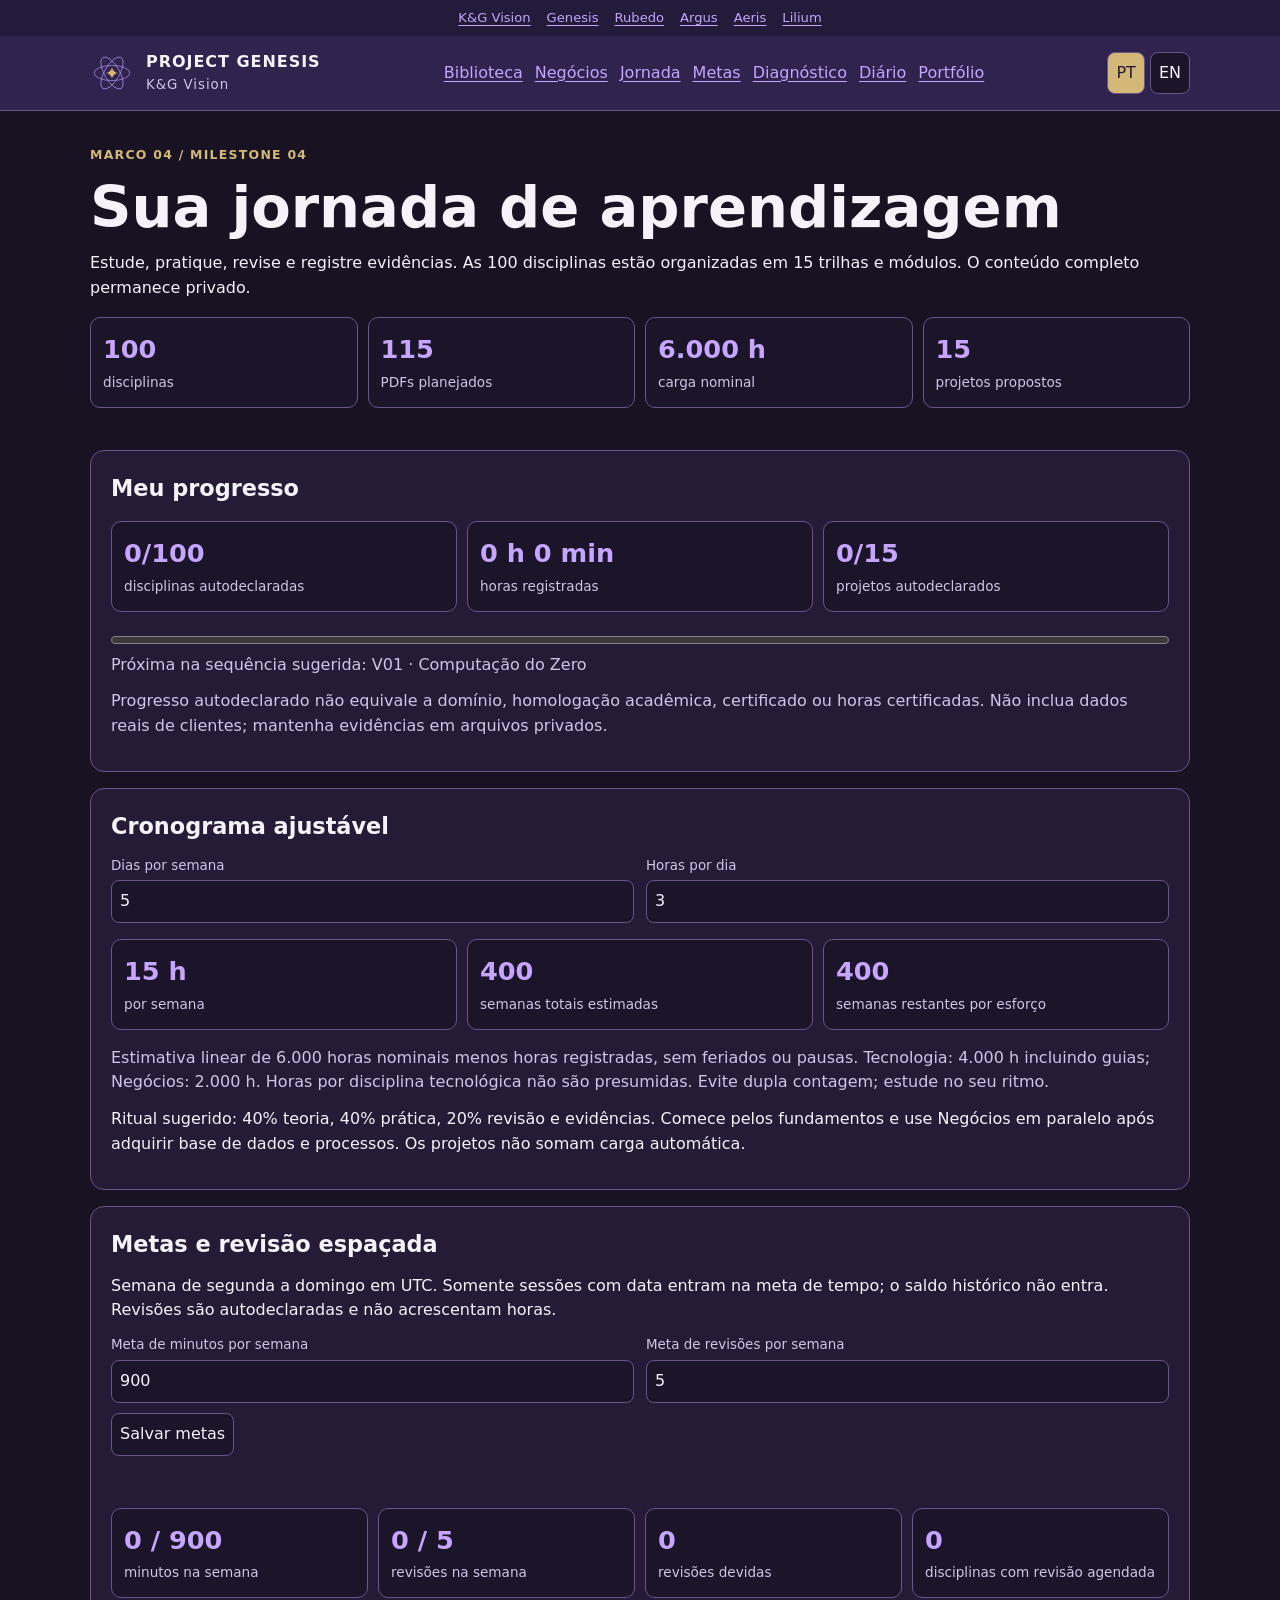
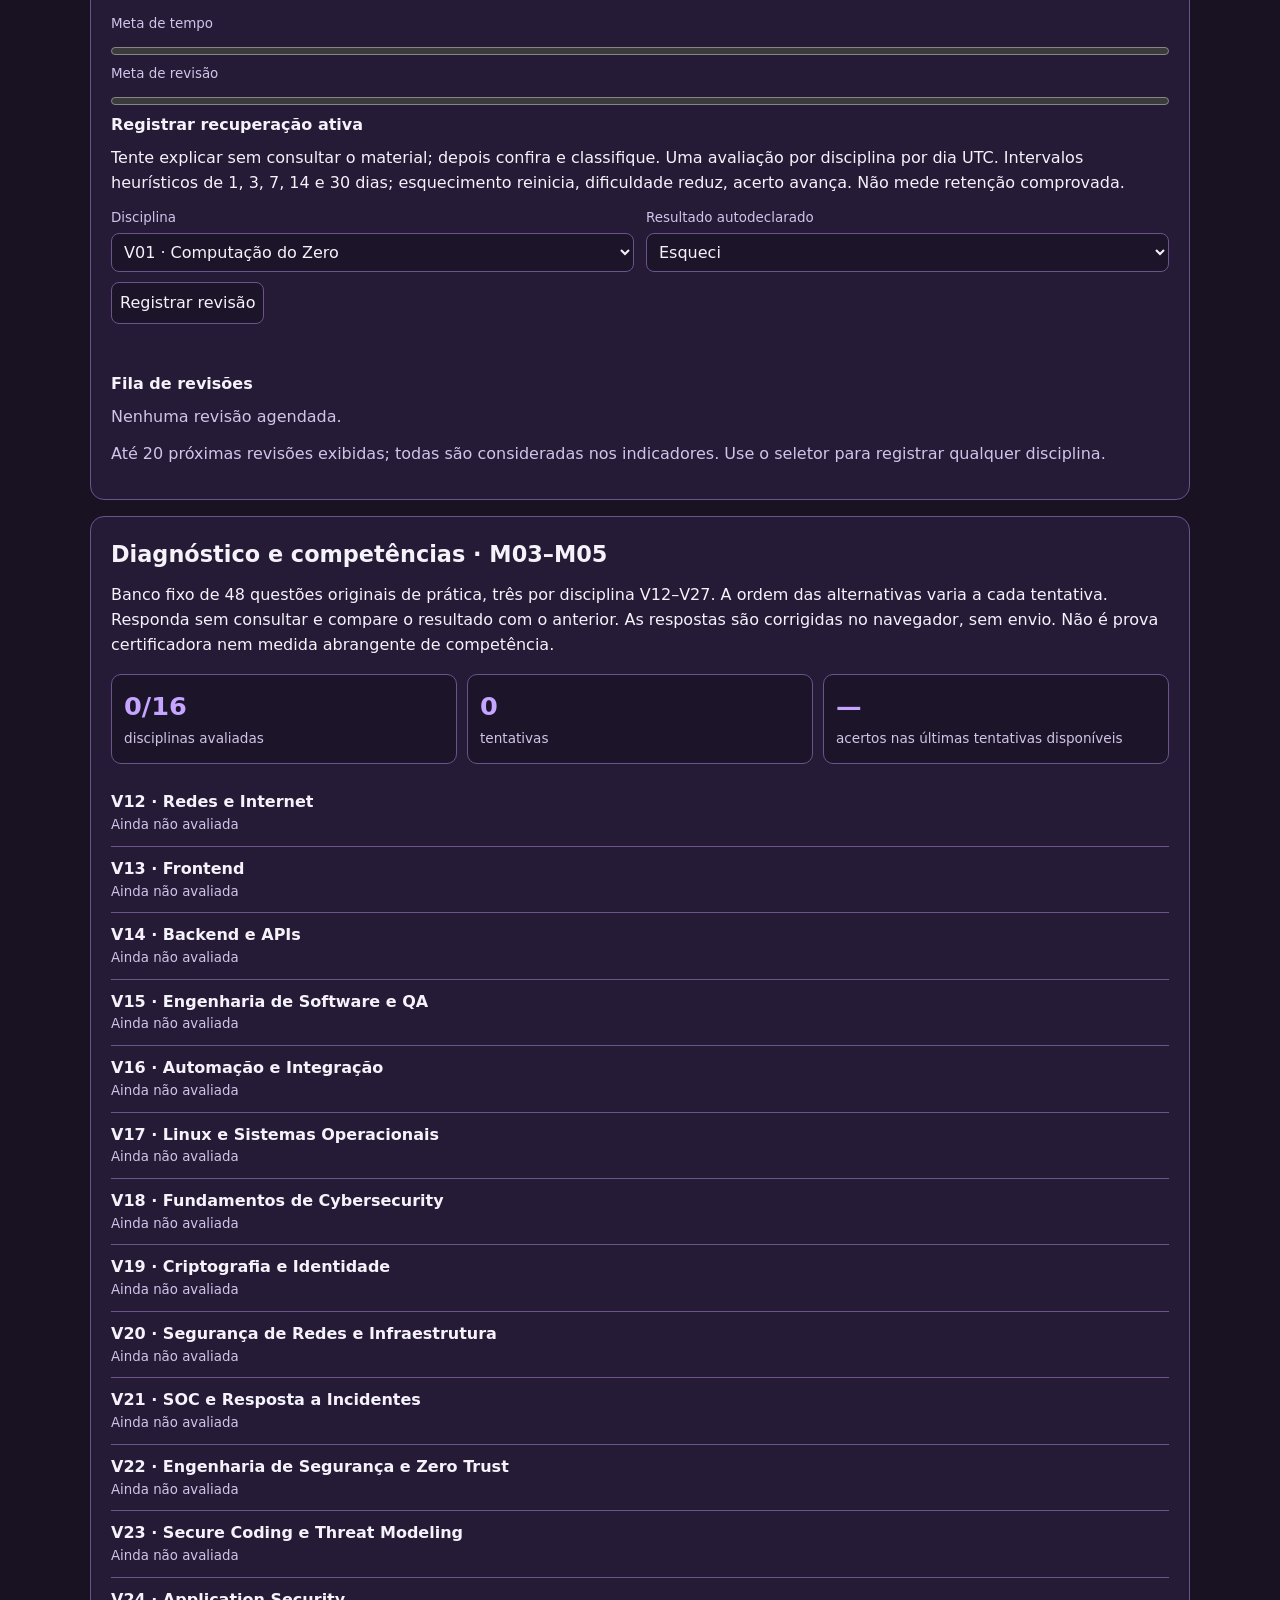
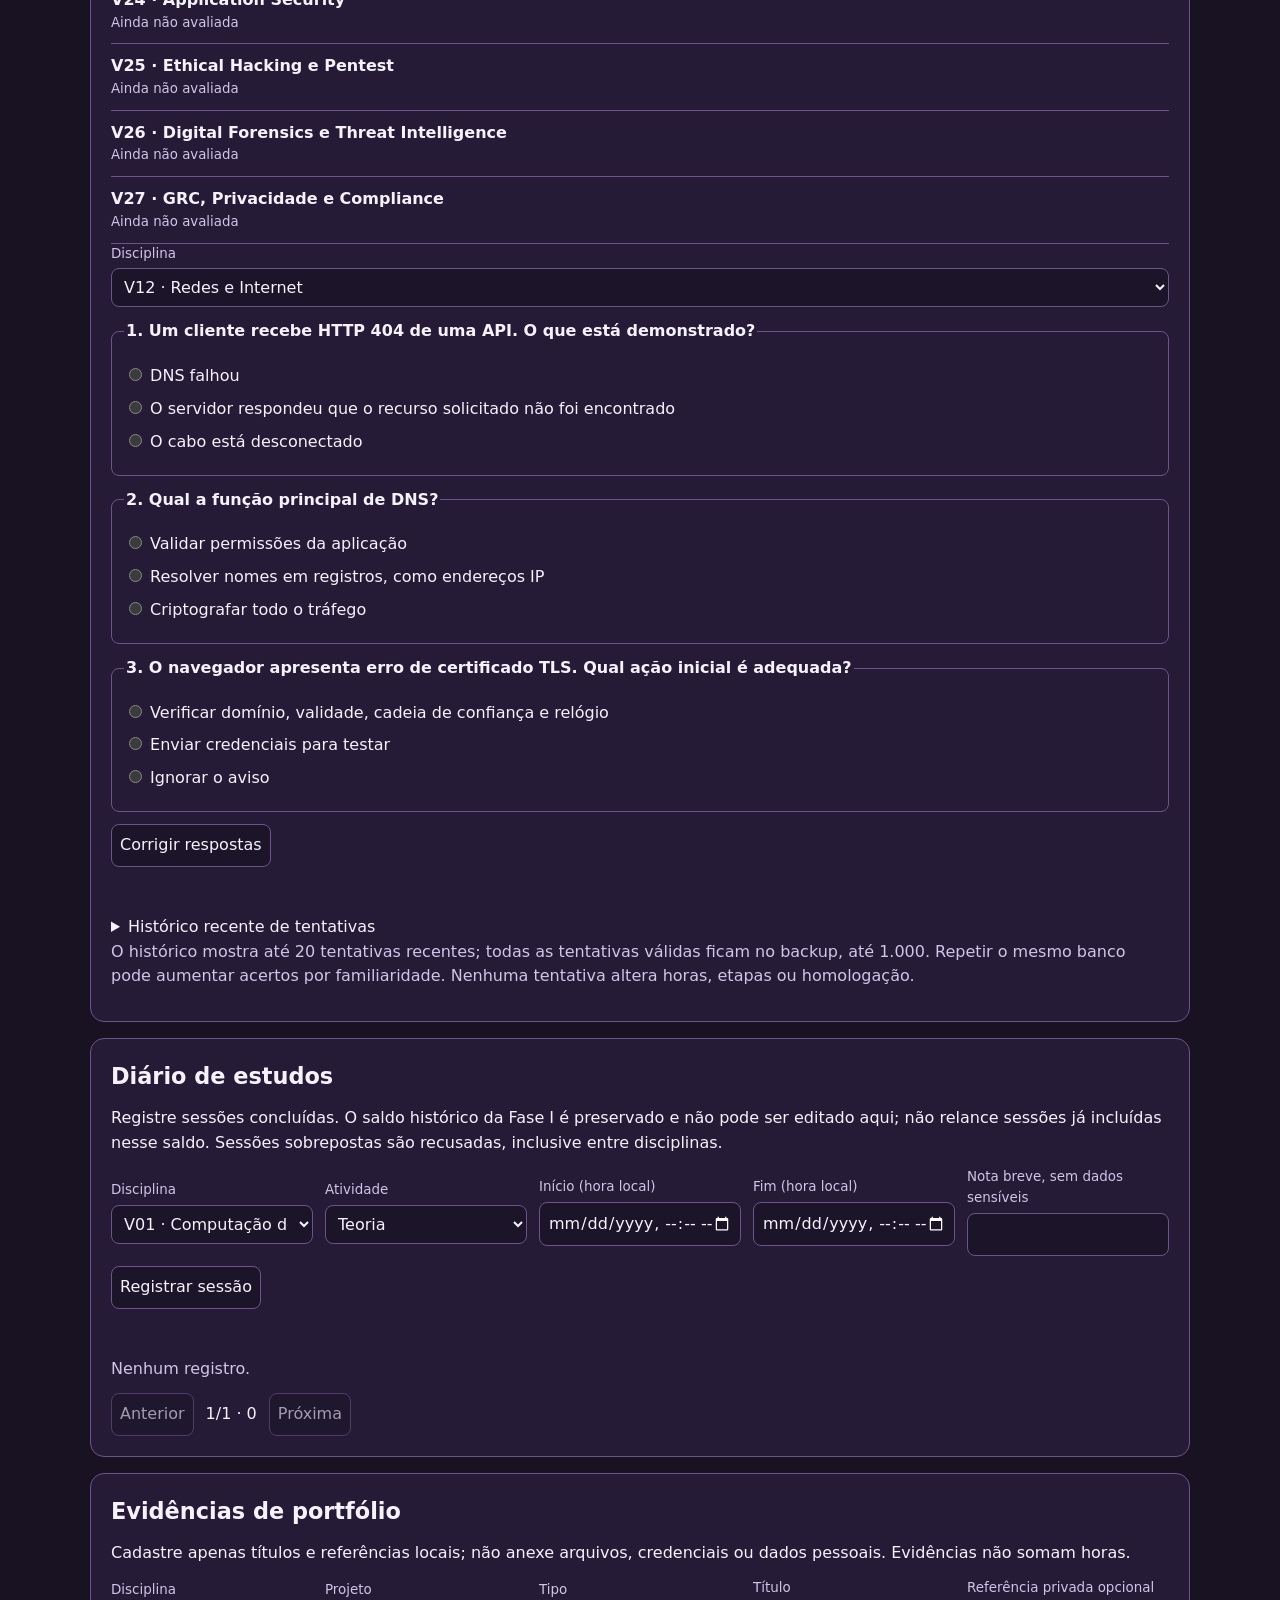
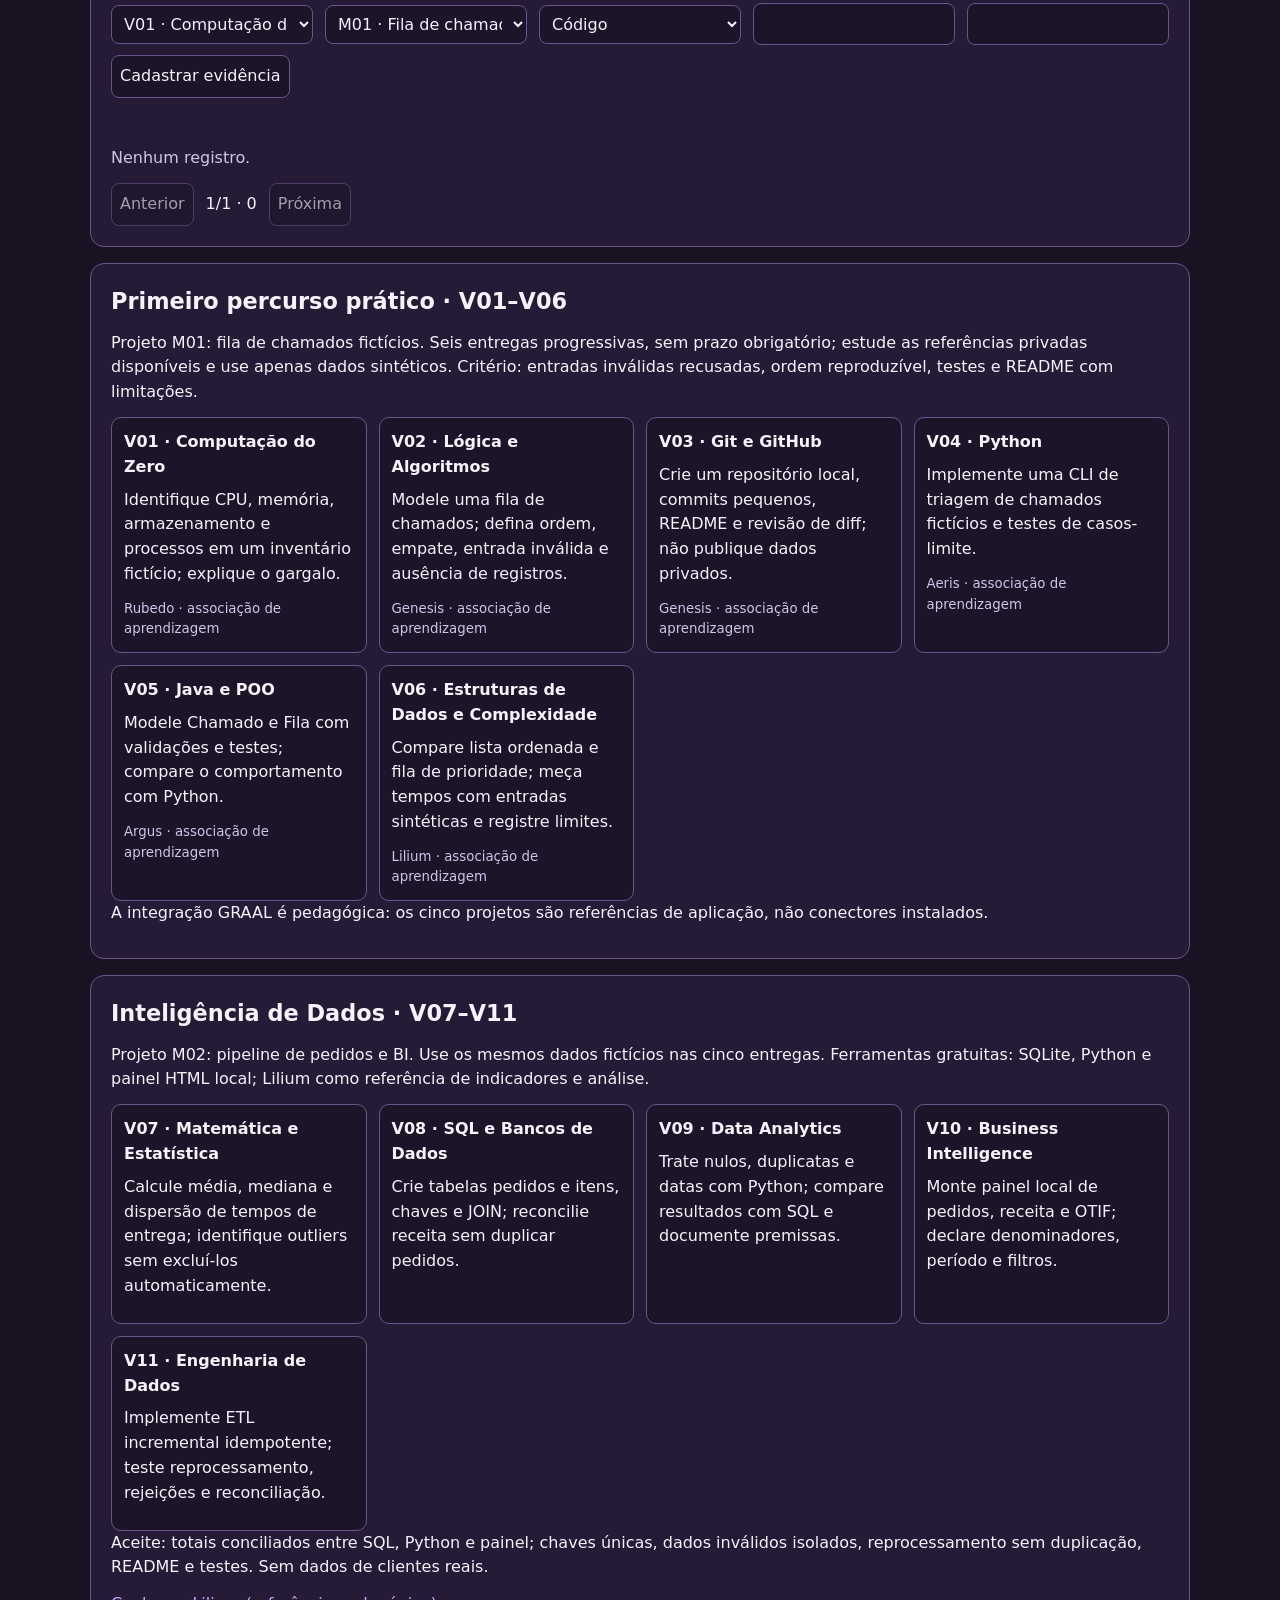
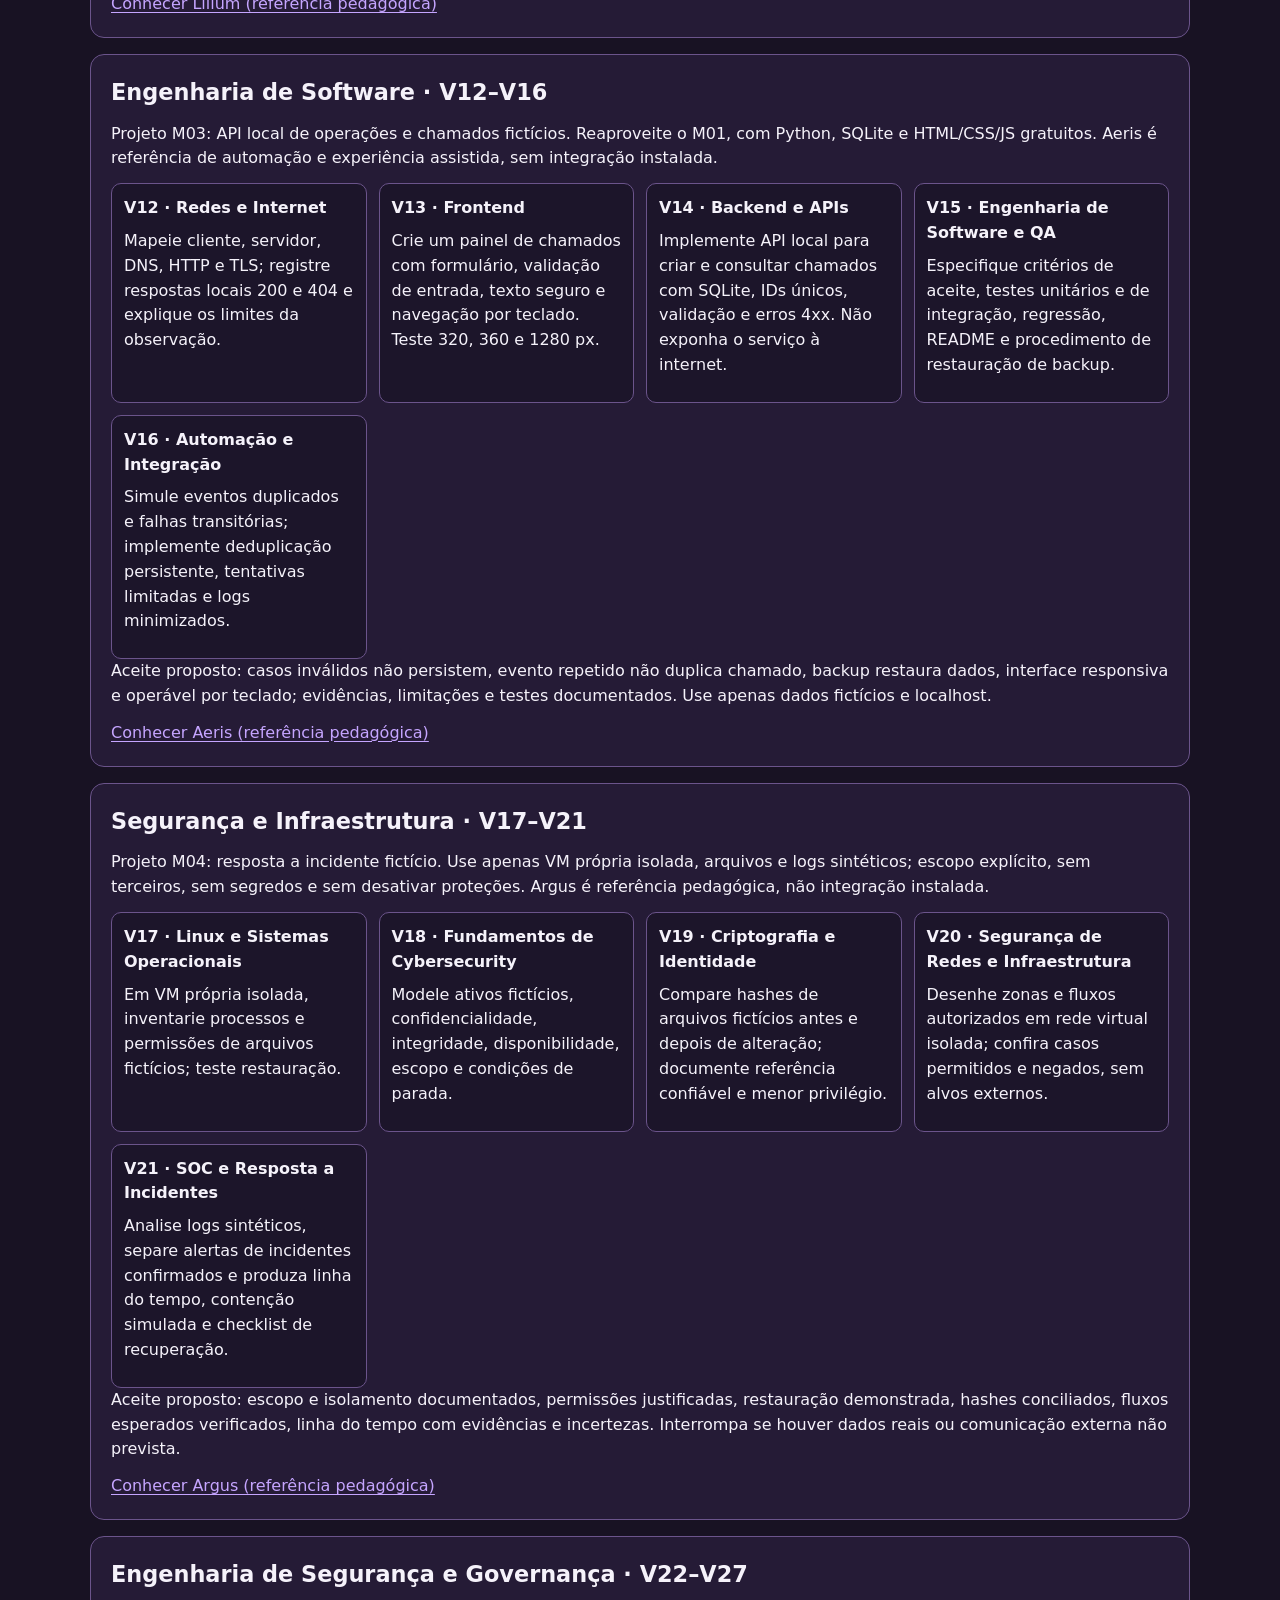
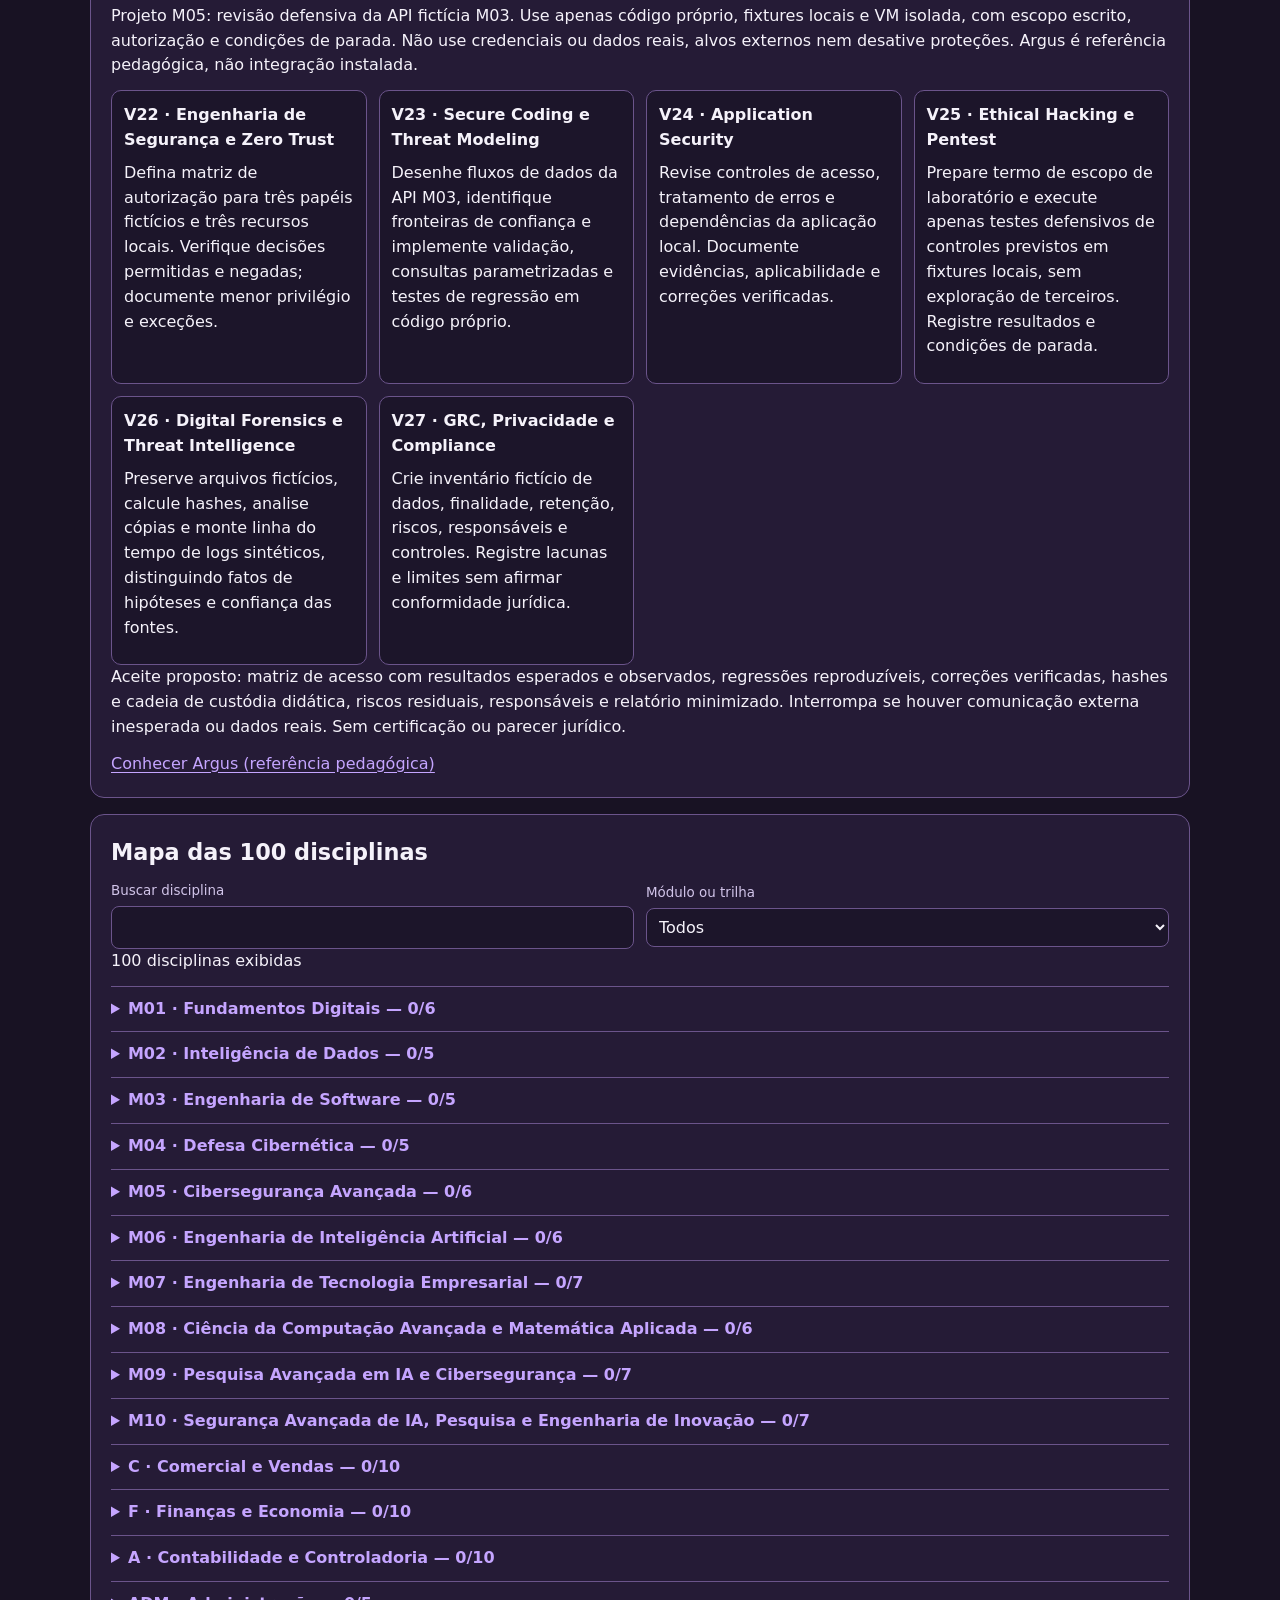
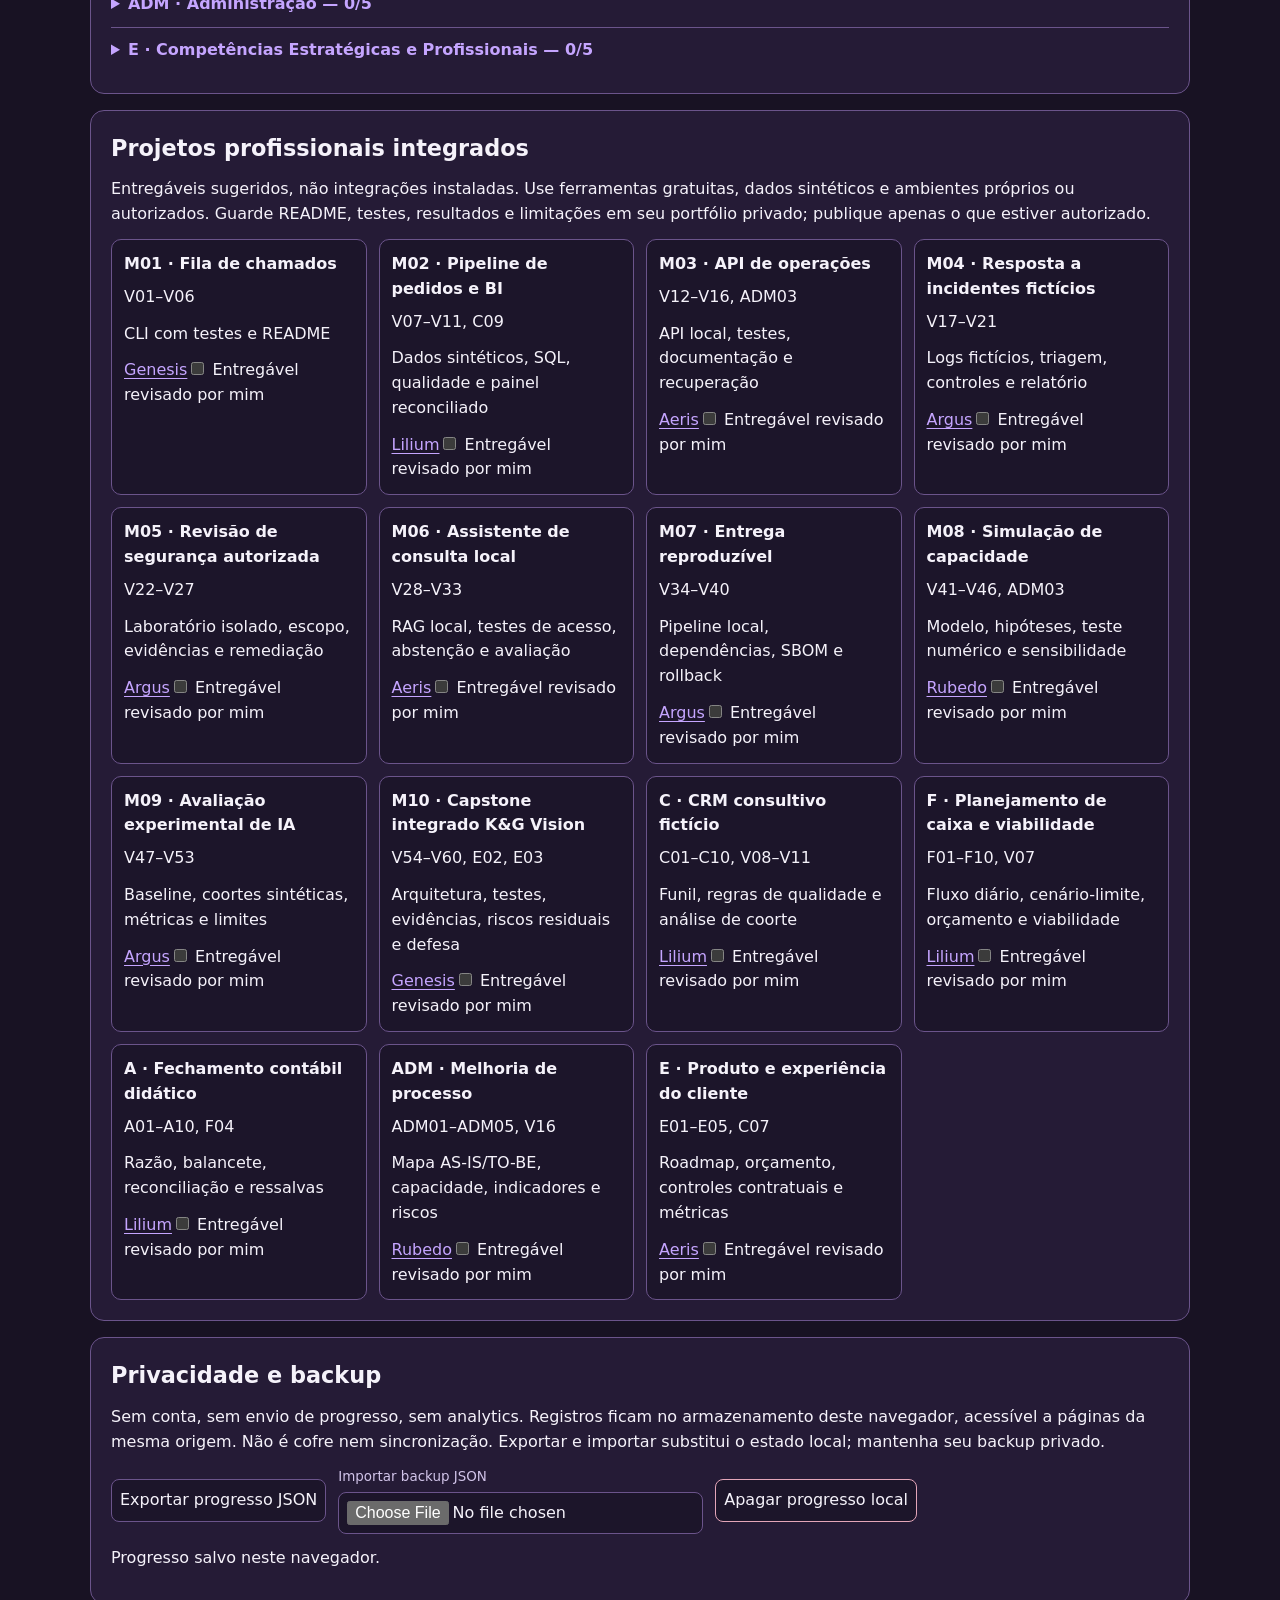
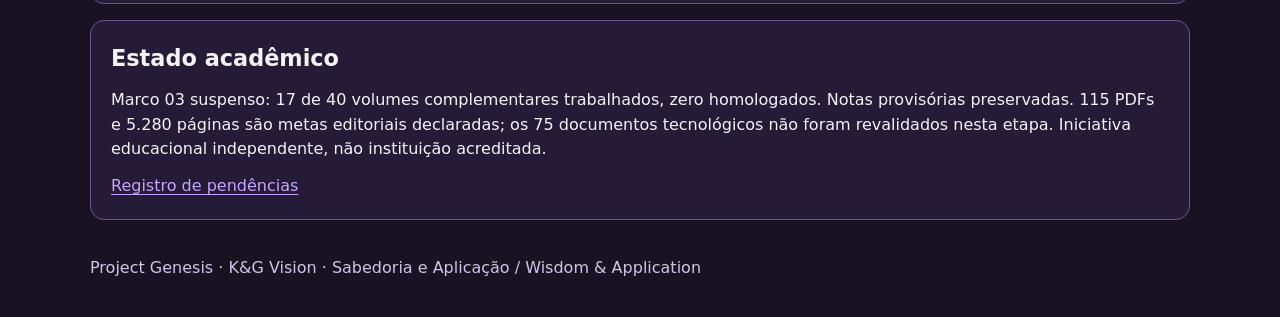
<file: jornada.html>
<!doctype html>
<html lang="pt-BR"><head><meta charset="utf-8"><meta name="viewport" content="width=device-width, initial-scale=1"><meta name="theme-color" content="#30234D"><title>Jornada de aprendizagem | Project Genesis</title><meta name="description" content="Planeje e acompanhe 100 disciplinas e 15 projetos de aprendizagem independente. Progresso local, sem cadastro."><link rel="icon" href="assets/genesis-symbol.svg" type="image/svg+xml"><link rel="stylesheet" href="journey/style.css"><script defer src="journey/core.js"></script><script defer src="journey/ui.js"></script></head>
<body><a class="skip" href="#main" data-pt="Ir para conteúdo" data-en="Skip to content">Ir para conteúdo</a><header><nav aria-label="K&G Vision" class="eco"><a href="https://kgasil.github.io/">K&amp;G Vision</a><a href="./">Genesis</a><a href="https://kgasil.github.io/rubedo/">Rubedo</a><a href="https://kgasil.github.io/argus/">Argus</a><a href="https://kgasil.github.io/aeris/">Aeris</a><a href="https://kgasil.github.io/lilium/">Lilium</a></nav><div class="wrap header"><a class="brand" href="./"><img src="assets/genesis-symbol.svg" width="44" height="44" alt=""><span>PROJECT GENESIS<small>K&amp;G Vision</small></span></a><nav aria-label="Genesis"><a href="biblioteca.html" data-pt="Biblioteca" data-en="Library">Biblioteca</a><a href="business.html" data-pt="Negócios" data-en="Business">Negócios</a><a href="#main" aria-current="page" data-pt="Jornada" data-en="Journey">Jornada</a><a href="#aprendizagem" data-pt="Metas" data-en="Goals">Metas</a><a href="#diagnostico" data-pt="Diagnóstico" data-en="Diagnostic">Diagnóstico</a><a href="#diario" data-pt="Diário" data-en="Journal">Diário</a><a href="#portfolio" data-pt="Portfólio" data-en="Portfolio">Portfólio</a></nav><div><button id="pt" aria-pressed="true">PT</button> <button id="en" aria-pressed="false">EN</button></div></div></header>
<main id="main" class="wrap" tabindex="-1"><section class="hero"><p class="eyebrow">MARCO 04 / MILESTONE 04</p><h1 data-pt="Sua jornada de aprendizagem" data-en="Your learning journey">Sua jornada de aprendizagem</h1><p data-pt="Estude, pratique, revise e registre evidências. As 100 disciplinas estão organizadas em 15 trilhas e módulos. O conteúdo completo permanece privado." data-en="Study, practice, review and record evidence. All 100 subjects are organized into 15 tracks and modules. Full materials remain private.">Estude, pratique, revise e registre evidências. As 100 disciplinas estão organizadas em 15 trilhas e módulos. O conteúdo completo permanece privado.</p><div class="stats"><div><strong>100</strong><span data-pt="disciplinas" data-en="subjects">disciplinas</span></div><div><strong>115</strong><span data-pt="PDFs planejados" data-en="planned PDFs">PDFs planejados</span></div><div><strong>6.000 h</strong><span data-pt="carga nominal" data-en="nominal hours">carga nominal</span></div><div><strong>15</strong><span data-pt="projetos propostos" data-en="proposed projects">projetos propostos</span></div></div></section>
<section class="panel" aria-labelledby="progress-heading"><h2 id="progress-heading" data-pt="Meu progresso" data-en="My progress">Meu progresso</h2><div class="stats"><div><strong id="done">0/100</strong><span data-pt="disciplinas autodeclaradas" data-en="self-reported subjects">disciplinas autodeclaradas</span></div><div><strong id="logged">0 h</strong><span data-pt="horas registradas" data-en="logged hours">horas registradas</span></div><div><strong id="completedProjects">0/15</strong><span data-pt="projetos autodeclarados" data-en="self-reported projects">projetos autodeclarados</span></div></div><progress id="progress" max="100" value="0" aria-labelledby="progress-heading"></progress><p id="next" class="muted" aria-live="polite"></p><p class="muted" data-pt="Progresso autodeclarado não equivale a domínio, homologação acadêmica, certificado ou horas certificadas. Não inclua dados reais de clientes; mantenha evidências em arquivos privados." data-en="Self-reported progress is not mastery, academic approval, certification or certified hours. Do not enter real client data; keep evidence in private files.">Progresso autodeclarado não equivale a domínio, homologação acadêmica, certificado ou horas certificadas. Não inclua dados reais de clientes; mantenha evidências em arquivos privados.</p></section>
<section class="panel" aria-labelledby="schedule-heading"><h2 id="schedule-heading" data-pt="Cronograma ajustável" data-en="Adjustable schedule">Cronograma ajustável</h2><div class="controls"><label><span data-pt="Dias por semana" data-en="Days per week">Dias por semana</span><input id="days" type="number" min="1" max="7" step="1" value="5"></label><label><span data-pt="Horas por dia" data-en="Hours per day">Horas por dia</span><input id="perDay" type="number" min=".5" max="8" step=".5" value="3"></label></div><div class="stats"><div><strong id="weekly">15 h</strong><span data-pt="por semana" data-en="per week">por semana</span></div><div><strong id="weeks">400</strong><span data-pt="semanas totais estimadas" data-en="estimated total weeks">semanas totais estimadas</span></div><div><strong id="remaining">400</strong><span data-pt="semanas restantes por esforço" data-en="remaining effort weeks">semanas restantes por esforço</span></div></div><p class="muted" data-pt="Estimativa linear de 6.000 horas nominais menos horas registradas, sem feriados ou pausas. Tecnologia: 4.000 h incluindo guias; Negócios: 2.000 h. Horas por disciplina tecnológica não são presumidas. Evite dupla contagem; estude no seu ritmo." data-en="Linear estimate from 6,000 nominal hours less logged hours, excluding holidays or breaks. Technology: 4,000 h including guides; Business: 2,000 h. No assumed hours per technology subject. Avoid double counting; study at your own pace.">Estimativa linear de 6.000 horas nominais menos horas registradas, sem feriados ou pausas. Tecnologia: 4.000 h incluindo guias; Negócios: 2.000 h. Horas por disciplina tecnológica não são presumidas. Evite dupla contagem; estude no seu ritmo.</p><p data-pt="Ritual sugerido: 40% teoria, 40% prática, 20% revisão e evidências. Comece pelos fundamentos e use Negócios em paralelo após adquirir base de dados e processos. Os projetos não somam carga automática." data-en="Suggested rhythm: 40% theory, 40% practice, 20% review and evidence. Start with foundations and study business in parallel after data and process basics. Projects do not add automatic hours.">Ritual sugerido: 40% teoria, 40% prática, 20% revisão e evidências. Comece pelos fundamentos e use Negócios em paralelo após adquirir base de dados e processos. Os projetos não somam carga automática.</p></section>
<section class="panel" id="aprendizagem" aria-labelledby="learning-heading"><h2 id="learning-heading" data-pt="Metas e revisão espaçada" data-en="Goals and spaced review">Metas e revisão espaçada</h2><p><span data-pt="Semana de segunda a domingo em UTC. Somente sessões com data entram na meta de tempo; o saldo histórico não entra. Revisões são autodeclaradas e não acrescentam horas." data-en="Monday to Sunday UTC week. Only dated sessions count toward the time goal; the historical balance is excluded. Reviews are self-reported and add no hours.">Semana de segunda a domingo em UTC. Somente sessões com data entram na meta de tempo; o saldo histórico não entra. Revisões são autodeclaradas e não acrescentam horas.</span></p><form id="goal-form"><div class="controls"><label><span data-pt="Meta de minutos por semana" data-en="Weekly minute goal">Meta de minutos por semana</span><input id="goal-minutes" type="number" min="15" max="3360" step="15" required></label><label><span data-pt="Meta de revisões por semana" data-en="Weekly review goal">Meta de revisões por semana</span><input id="goal-reviews" type="number" min="1" max="700" step="1" required></label></div><button type="submit" data-pt="Salvar metas" data-en="Save goals">Salvar metas</button></form><p id="goal-status" role="status"></p><div class="stats"><div><strong id="week-time">0</strong><span data-pt="minutos na semana" data-en="weekly minutes">minutos na semana</span></div><div><strong id="week-review">0</strong><span data-pt="revisões na semana" data-en="weekly reviews">revisões na semana</span></div><div><strong id="due-count">0</strong><span data-pt="revisões devidas" data-en="reviews due">revisões devidas</span></div><div><strong id="scheduled-count">0</strong><span data-pt="disciplinas com revisão agendada" data-en="subjects with scheduled review">disciplinas com revisão agendada</span></div></div><label><span data-pt="Meta de tempo" data-en="Time goal">Meta de tempo</span><progress id="goal-time-progress" max="900" value="0"></progress></label><label><span data-pt="Meta de revisão" data-en="Review goal">Meta de revisão</span><progress id="goal-review-progress" max="5" value="0"></progress></label><h3 data-pt="Registrar recuperação ativa" data-en="Log active recall">Registrar recuperação ativa</h3><p><span data-pt="Tente explicar sem consultar o material; depois confira e classifique. Uma avaliação por disciplina por dia UTC. Intervalos heurísticos de 1, 3, 7, 14 e 30 dias; esquecimento reinicia, dificuldade reduz, acerto avança. Não mede retenção comprovada." data-en="Try explaining without notes, then check and rate. One rating per subject per UTC day. Heuristic intervals of 1, 3, 7, 14 and 30 days; forgetting resets, difficulty reduces, success advances. Not measured retention.">Tente explicar sem consultar o material; depois confira e classifique. Uma avaliação por disciplina por dia UTC. Intervalos heurísticos de 1, 3, 7, 14 e 30 dias; esquecimento reinicia, dificuldade reduz, acerto avança. Não mede retenção comprovada.</span></p><form id="review-form"><div class="controls"><label><span data-pt="Disciplina" data-en="Subject">Disciplina</span><select id="review-unit" required></select></label><label><span data-pt="Resultado autodeclarado" data-en="Self-reported result">Resultado autodeclarado</span><select id="review-rating"><option value="again" data-pt="Esqueci" data-en="Forgot">Esqueci</option><option value="hard" data-pt="Com dificuldade" data-en="Difficult">Com dificuldade</option><option value="good" data-pt="Lembrei" data-en="Recalled">Lembrei</option></select></label></div><button type="submit" data-pt="Registrar revisão" data-en="Log review">Registrar revisão</button></form><p id="review-status" role="status"></p><h3 data-pt="Fila de revisões" data-en="Review queue">Fila de revisões</h3><div id="review-list"></div><p class="muted"><span data-pt="Até 20 próximas revisões exibidas; todas são consideradas nos indicadores. Use o seletor para registrar qualquer disciplina." data-en="Up to 20 next reviews shown; all are counted in metrics. Use the selector to log any subject.">Até 20 próximas revisões exibidas; todas são consideradas nos indicadores. Use o seletor para registrar qualquer disciplina.</span></p></section><section class="panel" id="diagnostico" aria-labelledby="diag-heading"><h2 id="diag-heading" data-pt="Diagnóstico e competências · M03–M05" data-en="Diagnostic and competencies · M03–M05">Diagnóstico e competências · M03–M05</h2><p><span data-pt="Banco fixo de 48 questões originais de prática, três por disciplina V12–V27. A ordem das alternativas varia a cada tentativa. Responda sem consultar e compare o resultado com o anterior. As respostas são corrigidas no navegador, sem envio. Não é prova certificadora nem medida abrangente de competência." data-en="Fixed bank of 48 original practice questions, three per subject V12–V27. Answer order varies on each attempt. Answer without notes and compare with the previous result. Answers are graded in the browser, without upload. Not certification or a comprehensive measure of competence.">Banco fixo de 48 questões originais de prática, três por disciplina V12–V27. A ordem das alternativas varia a cada tentativa. Responda sem consultar e compare o resultado com o anterior. As respostas são corrigidas no navegador, sem envio. Não é prova certificadora nem medida abrangente de competência.</span></p><div class="stats"><div><strong id="diag-covered">0/16</strong><span data-pt="disciplinas avaliadas" data-en="subjects assessed">disciplinas avaliadas</span></div><div><strong id="diag-attempts">0</strong><span data-pt="tentativas" data-en="attempts">tentativas</span></div><div><strong id="diag-total">—</strong><span data-pt="acertos nas últimas tentativas disponíveis" data-en="correct in latest available attempts">acertos nas últimas tentativas disponíveis</span></div></div><div id="competency-list"></div><form id="diag-form"><label><span data-pt="Disciplina" data-en="Subject">Disciplina</span><select id="diag-unit"></select></label><div id="diag-questions"></div><button type="submit" data-pt="Corrigir respostas" data-en="Grade answers">Corrigir respostas</button></form><p id="diag-status" role="status"></p><div id="diag-feedback"></div><details><summary data-pt="Histórico recente de tentativas" data-en="Recent attempt history">Histórico recente de tentativas</summary><div id="diag-history"></div></details><p class="muted"><span data-pt="O histórico mostra até 20 tentativas recentes; todas as tentativas válidas ficam no backup, até 1.000. Repetir o mesmo banco pode aumentar acertos por familiaridade. Nenhuma tentativa altera horas, etapas ou homologação." data-en="History shows up to 20 recent attempts; all valid attempts remain in the backup, up to 1,000. Repeating the fixed bank can improve scores through familiarity. No attempt changes hours, stages or academic approval.">O histórico mostra até 20 tentativas recentes; todas as tentativas válidas ficam no backup, até 1.000. Repetir o mesmo banco pode aumentar acertos por familiaridade. Nenhuma tentativa altera horas, etapas ou homologação.</span></p></section><section class="panel" id="diario" aria-labelledby="journal-heading"><h2 id="journal-heading" data-pt="Diário de estudos" data-en="Study journal">Diário de estudos</h2><p><span data-pt="Registre sessões concluídas. O saldo histórico da Fase I é preservado e não pode ser editado aqui; não relance sessões já incluídas nesse saldo. Sessões sobrepostas são recusadas, inclusive entre disciplinas." data-en="Log completed sessions. Phase I historical hours are preserved and read-only here; do not re-enter sessions already included in that balance. Overlapping sessions are rejected across all subjects.">Registre sessões concluídas. O saldo histórico da Fase I é preservado e não pode ser editado aqui; não relance sessões já incluídas nesse saldo. Sessões sobrepostas são recusadas, inclusive entre disciplinas.</span></p><form id="session-form"><div class="controls"><label><span data-pt="Disciplina" data-en="Subject">Disciplina</span><select id="session-unit" required></select></label><label><span data-pt="Atividade" data-en="Activity">Atividade</span><select id="session-kind" required><option value="theory" data-pt="Teoria" data-en="Theory">Teoria</option><option value="practice" data-pt="Prática" data-en="Practice">Prática</option><option value="review" data-pt="Revisão" data-en="Review">Revisão</option></select></label><label><span data-pt="Início (hora local)" data-en="Start (local time)">Início (hora local)</span><input type="datetime-local" id="session-start" required></label><label><span data-pt="Fim (hora local)" data-en="End (local time)">Fim (hora local)</span><input type="datetime-local" id="session-end" required></label><label><span data-pt="Nota breve, sem dados sensíveis" data-en="Short note, no sensitive data">Nota breve, sem dados sensíveis</span><input id="session-note" maxlength="160"></label></div><button type="submit" data-pt="Registrar sessão" data-en="Log session">Registrar sessão</button></form><p id="journal-status" role="status"></p><div id="session-list"></div><div class="actions"><button id="session-prev" data-pt="Anterior" data-en="Previous">Anterior</button><span id="session-page"></span><button id="session-next" data-pt="Próxima" data-en="Next">Próxima</button></div></section>
<section class="panel" id="portfolio" aria-labelledby="evidence-heading"><h2 id="evidence-heading" data-pt="Evidências de portfólio" data-en="Portfolio evidence">Evidências de portfólio</h2><p><span data-pt="Cadastre apenas títulos e referências locais; não anexe arquivos, credenciais ou dados pessoais. Evidências não somam horas." data-en="Record titles and local references only; do not attach files, credentials or personal data. Evidence adds no hours.">Cadastre apenas títulos e referências locais; não anexe arquivos, credenciais ou dados pessoais. Evidências não somam horas.</span></p><form id="evidence-form"><div class="controls"><label><span data-pt="Disciplina" data-en="Subject">Disciplina</span><select id="evidence-unit" required></select></label><label><span data-pt="Projeto" data-en="Project">Projeto</span><select id="evidence-project" required></select></label><label><span data-pt="Tipo" data-en="Type">Tipo</span><select id="evidence-kind"><option value="code" data-pt="Código" data-en="Code">Código</option><option value="report" data-pt="Relatório" data-en="Report">Relatório</option><option value="tests" data-pt="Testes" data-en="Tests">Testes</option><option value="reflection" data-pt="Reflexão" data-en="Reflection">Reflexão</option></select></label><label><span data-pt="Título" data-en="Title">Título</span><input id="evidence-title" required maxlength="100"></label><label><span data-pt="Referência privada opcional" data-en="Optional private reference">Referência privada opcional</span><input id="evidence-ref" maxlength="160"></label></div><button type="submit" data-pt="Cadastrar evidência" data-en="Add evidence">Cadastrar evidência</button></form><p id="evidence-status" role="status"></p><div id="evidence-list"></div><div class="actions"><button id="evidence-prev" data-pt="Anterior" data-en="Previous">Anterior</button><span id="evidence-page"></span><button id="evidence-next" data-pt="Próxima" data-en="Next">Próxima</button></div></section><section class="panel" id="m01-pratica" aria-labelledby="m01-heading"><h2 id="m01-heading" data-pt="Primeiro percurso prático · V01–V06" data-en="First practical path · V01–V06">Primeiro percurso prático · V01–V06</h2><p><span data-pt="Projeto M01: fila de chamados fictícios. Seis entregas progressivas, sem prazo obrigatório; estude as referências privadas disponíveis e use apenas dados sintéticos. Critério: entradas inválidas recusadas, ordem reproduzível, testes e README com limitações." data-en="Project M01: synthetic ticket queue. Six progressive deliverables, no mandatory deadline; use available private references and synthetic data only. Criteria: invalid inputs rejected, reproducible order, tests and README with limitations.">Projeto M01: fila de chamados fictícios. Seis entregas progressivas, sem prazo obrigatório; estude as referências privadas disponíveis e use apenas dados sintéticos. Critério: entradas inválidas recusadas, ordem reproduzível, testes e README com limitações.</span></p><div class="projects"><article class="project"><h3>V01 · <span data-pt="Computação do Zero" data-en="Computing foundations">Computação do Zero</span></h3><p><span data-pt="Identifique CPU, memória, armazenamento e processos em um inventário fictício; explique o gargalo." data-en="Identify CPU, memory, storage and processes in a synthetic inventory; explain the bottleneck.">Identifique CPU, memória, armazenamento e processos em um inventário fictício; explique o gargalo.</span></p><small>Rubedo · <span data-pt="associação de aprendizagem" data-en="learning association">associação de aprendizagem</span></small></article><article class="project"><h3>V02 · <span data-pt="Lógica e Algoritmos" data-en="Logic and algorithms">Lógica e Algoritmos</span></h3><p><span data-pt="Modele uma fila de chamados; defina ordem, empate, entrada inválida e ausência de registros." data-en="Model a ticket queue; specify order, ties, invalid input and empty records.">Modele uma fila de chamados; defina ordem, empate, entrada inválida e ausência de registros.</span></p><small>Genesis · <span data-pt="associação de aprendizagem" data-en="learning association">associação de aprendizagem</span></small></article><article class="project"><h3>V03 · <span data-pt="Git e GitHub" data-en="Git and GitHub">Git e GitHub</span></h3><p><span data-pt="Crie um repositório local, commits pequenos, README e revisão de diff; não publique dados privados." data-en="Create a local repository, small commits, README and diff review; do not publish private data.">Crie um repositório local, commits pequenos, README e revisão de diff; não publique dados privados.</span></p><small>Genesis · <span data-pt="associação de aprendizagem" data-en="learning association">associação de aprendizagem</span></small></article><article class="project"><h3>V04 · <span data-pt="Python" data-en="Python">Python</span></h3><p><span data-pt="Implemente uma CLI de triagem de chamados fictícios e testes de casos-limite." data-en="Implement a synthetic ticket-triage CLI with boundary tests.">Implemente uma CLI de triagem de chamados fictícios e testes de casos-limite.</span></p><small>Aeris · <span data-pt="associação de aprendizagem" data-en="learning association">associação de aprendizagem</span></small></article><article class="project"><h3>V05 · <span data-pt="Java e POO" data-en="Java and OOP">Java e POO</span></h3><p><span data-pt="Modele Chamado e Fila com validações e testes; compare o comportamento com Python." data-en="Model Ticket and Queue with validation and tests; compare behavior with Python.">Modele Chamado e Fila com validações e testes; compare o comportamento com Python.</span></p><small>Argus · <span data-pt="associação de aprendizagem" data-en="learning association">associação de aprendizagem</span></small></article><article class="project"><h3>V06 · <span data-pt="Estruturas de Dados e Complexidade" data-en="Data structures and complexity">Estruturas de Dados e Complexidade</span></h3><p><span data-pt="Compare lista ordenada e fila de prioridade; meça tempos com entradas sintéticas e registre limites." data-en="Compare sorted list and priority queue; measure timings on synthetic inputs and record limitations.">Compare lista ordenada e fila de prioridade; meça tempos com entradas sintéticas e registre limites.</span></p><small>Lilium · <span data-pt="associação de aprendizagem" data-en="learning association">associação de aprendizagem</span></small></article></div><p><span data-pt="A integração GRAAL é pedagógica: os cinco projetos são referências de aplicação, não conectores instalados." data-en="GRAAL integration is educational: the five projects are application references, not installed connectors.">A integração GRAAL é pedagógica: os cinco projetos são referências de aplicação, não conectores instalados.</span></p></section><section class="panel" id="m02-pratica" aria-labelledby="m02-heading"><h2 id="m02-heading" data-pt="Inteligência de Dados · V07–V11" data-en="Data Intelligence · V07–V11">Inteligência de Dados · V07–V11</h2><p><span data-pt="Projeto M02: pipeline de pedidos e BI. Use os mesmos dados fictícios nas cinco entregas. Ferramentas gratuitas: SQLite, Python e painel HTML local; Lilium como referência de indicadores e análise." data-en="Project M02: order pipeline and BI. Use the same synthetic data across five deliverables. Free tools: SQLite, Python and local HTML dashboard; Lilium as a reference for analytics and metrics.">Projeto M02: pipeline de pedidos e BI. Use os mesmos dados fictícios nas cinco entregas. Ferramentas gratuitas: SQLite, Python e painel HTML local; Lilium como referência de indicadores e análise.</span></p><div class="projects"><article class="project"><h3>V07 · <span data-pt="Matemática e Estatística" data-en="Mathematics and statistics">Matemática e Estatística</span></h3><p><span data-pt="Calcule média, mediana e dispersão de tempos de entrega; identifique outliers sem excluí-los automaticamente." data-en="Calculate mean, median and dispersion of delivery times; flag outliers without automatically removing them.">Calcule média, mediana e dispersão de tempos de entrega; identifique outliers sem excluí-los automaticamente.</span></p></article><article class="project"><h3>V08 · <span data-pt="SQL e Bancos de Dados" data-en="SQL and databases">SQL e Bancos de Dados</span></h3><p><span data-pt="Crie tabelas pedidos e itens, chaves e JOIN; reconcilie receita sem duplicar pedidos." data-en="Create order and item tables, keys and JOIN; reconcile revenue without duplicating orders.">Crie tabelas pedidos e itens, chaves e JOIN; reconcilie receita sem duplicar pedidos.</span></p></article><article class="project"><h3>V09 · <span data-pt="Data Analytics" data-en="Data analytics">Data Analytics</span></h3><p><span data-pt="Trate nulos, duplicatas e datas com Python; compare resultados com SQL e documente premissas." data-en="Handle nulls, duplicates and dates with Python; compare with SQL and document assumptions.">Trate nulos, duplicatas e datas com Python; compare resultados com SQL e documente premissas.</span></p></article><article class="project"><h3>V10 · <span data-pt="Business Intelligence" data-en="Business intelligence">Business Intelligence</span></h3><p><span data-pt="Monte painel local de pedidos, receita e OTIF; declare denominadores, período e filtros." data-en="Build a local orders, revenue and OTIF dashboard; specify denominators, period and filters.">Monte painel local de pedidos, receita e OTIF; declare denominadores, período e filtros.</span></p></article><article class="project"><h3>V11 · <span data-pt="Engenharia de Dados" data-en="Data engineering">Engenharia de Dados</span></h3><p><span data-pt="Implemente ETL incremental idempotente; teste reprocessamento, rejeições e reconciliação." data-en="Implement an idempotent incremental ETL; test reruns, rejects and reconciliation.">Implemente ETL incremental idempotente; teste reprocessamento, rejeições e reconciliação.</span></p></article></div><p><span data-pt="Aceite: totais conciliados entre SQL, Python e painel; chaves únicas, dados inválidos isolados, reprocessamento sem duplicação, README e testes. Sem dados de clientes reais." data-en="Acceptance: totals reconcile across SQL, Python and dashboard; unique keys, invalid records isolated, reruns without duplication, README and tests. No real client data.">Aceite: totais conciliados entre SQL, Python e painel; chaves únicas, dados inválidos isolados, reprocessamento sem duplicação, README e testes. Sem dados de clientes reais.</span></p><a href="https://kgasil.github.io/lilium/" data-pt="Conhecer Lilium (referência pedagógica)" data-en="Explore Lilium (learning reference)">Conhecer Lilium (referência pedagógica)</a></section><section class="panel" id="m03-pratica" aria-labelledby="m03-heading"><h2 id="m03-heading" data-pt="Engenharia de Software · V12–V16" data-en="Software Engineering · V12–V16">Engenharia de Software · V12–V16</h2><p><span data-pt="Projeto M03: API local de operações e chamados fictícios. Reaproveite o M01, com Python, SQLite e HTML/CSS/JS gratuitos. Aeris é referência de automação e experiência assistida, sem integração instalada." data-en="Project M03: local operations API for synthetic tickets. Reuse M01 with free Python, SQLite and HTML/CSS/JS. Aeris is a reference for automation and assisted experience, not an installed integration.">Projeto M03: API local de operações e chamados fictícios. Reaproveite o M01, com Python, SQLite e HTML/CSS/JS gratuitos. Aeris é referência de automação e experiência assistida, sem integração instalada.</span></p><div class="projects"><article class="project"><h3>V12 · <span data-pt="Redes e Internet" data-en="Networks and Internet">Redes e Internet</span></h3><p><span data-pt="Mapeie cliente, servidor, DNS, HTTP e TLS; registre respostas locais 200 e 404 e explique os limites da observação." data-en="Map client, server, DNS, HTTP and TLS; log local 200 and 404 responses and explain observation limits.">Mapeie cliente, servidor, DNS, HTTP e TLS; registre respostas locais 200 e 404 e explique os limites da observação.</span></p></article><article class="project"><h3>V13 · <span data-pt="Frontend" data-en="Frontend">Frontend</span></h3><p><span data-pt="Crie um painel de chamados com formulário, validação de entrada, texto seguro e navegação por teclado. Teste 320, 360 e 1280 px." data-en="Create a ticket dashboard with form, input validation, safe text and keyboard navigation. Test 320, 360 and 1280 px.">Crie um painel de chamados com formulário, validação de entrada, texto seguro e navegação por teclado. Teste 320, 360 e 1280 px.</span></p></article><article class="project"><h3>V14 · <span data-pt="Backend e APIs" data-en="Backend and APIs">Backend e APIs</span></h3><p><span data-pt="Implemente API local para criar e consultar chamados com SQLite, IDs únicos, validação e erros 4xx. Não exponha o serviço à internet." data-en="Implement a local ticket API with SQLite, unique IDs, validation and 4xx errors. Do not expose the service to the internet.">Implemente API local para criar e consultar chamados com SQLite, IDs únicos, validação e erros 4xx. Não exponha o serviço à internet.</span></p></article><article class="project"><h3>V15 · <span data-pt="Engenharia de Software e QA" data-en="Software Engineering and QA">Engenharia de Software e QA</span></h3><p><span data-pt="Especifique critérios de aceite, testes unitários e de integração, regressão, README e procedimento de restauração de backup." data-en="Specify acceptance criteria, unit and integration tests, regression, README and backup restore procedure.">Especifique critérios de aceite, testes unitários e de integração, regressão, README e procedimento de restauração de backup.</span></p></article><article class="project"><h3>V16 · <span data-pt="Automação e Integração" data-en="Automation and Integration">Automação e Integração</span></h3><p><span data-pt="Simule eventos duplicados e falhas transitórias; implemente deduplicação persistente, tentativas limitadas e logs minimizados." data-en="Simulate duplicate events and transient failures; implement persistent deduplication, bounded retries and minimized logs.">Simule eventos duplicados e falhas transitórias; implemente deduplicação persistente, tentativas limitadas e logs minimizados.</span></p></article></div><p><span data-pt="Aceite proposto: casos inválidos não persistem, evento repetido não duplica chamado, backup restaura dados, interface responsiva e operável por teclado; evidências, limitações e testes documentados. Use apenas dados fictícios e localhost." data-en="Proposed acceptance: invalid cases do not persist, repeated events do not duplicate tickets, backup restores data, responsive keyboard-operable interface; documented evidence, limitations and tests. Use synthetic data and localhost only.">Aceite proposto: casos inválidos não persistem, evento repetido não duplica chamado, backup restaura dados, interface responsiva e operável por teclado; evidências, limitações e testes documentados. Use apenas dados fictícios e localhost.</span></p><a href="https://kgasil.github.io/aeris/" data-pt="Conhecer Aeris (referência pedagógica)" data-en="Explore Aeris (learning reference)">Conhecer Aeris (referência pedagógica)</a></section><section class="panel" id="m04-pratica" aria-labelledby="m04-heading"><h2 id="m04-heading" data-pt="Segurança e Infraestrutura · V17–V21" data-en="Security and Infrastructure · V17–V21">Segurança e Infraestrutura · V17–V21</h2><p><span data-pt="Projeto M04: resposta a incidente fictício. Use apenas VM própria isolada, arquivos e logs sintéticos; escopo explícito, sem terceiros, sem segredos e sem desativar proteções. Argus é referência pedagógica, não integração instalada." data-en="Project M04: synthetic incident response. Use only your own isolated VM, synthetic files and logs; explicit scope, no third parties, no secrets and no disabling protections. Argus is a learning reference, not an installed integration.">Projeto M04: resposta a incidente fictício. Use apenas VM própria isolada, arquivos e logs sintéticos; escopo explícito, sem terceiros, sem segredos e sem desativar proteções. Argus é referência pedagógica, não integração instalada.</span></p><div class="projects"><article class="project"><h3>V17 · <span data-pt="Linux e Sistemas Operacionais" data-en="Linux and Operating Systems">Linux e Sistemas Operacionais</span></h3><p><span data-pt="Em VM própria isolada, inventarie processos e permissões de arquivos fictícios; teste restauração." data-en="In your own isolated VM, inventory processes and synthetic file permissions; test restoration.">Em VM própria isolada, inventarie processos e permissões de arquivos fictícios; teste restauração.</span></p></article><article class="project"><h3>V18 · <span data-pt="Fundamentos de Cybersecurity" data-en="Cybersecurity Fundamentals">Fundamentos de Cybersecurity</span></h3><p><span data-pt="Modele ativos fictícios, confidencialidade, integridade, disponibilidade, escopo e condições de parada." data-en="Model synthetic assets, confidentiality, integrity, availability, scope and stop conditions.">Modele ativos fictícios, confidencialidade, integridade, disponibilidade, escopo e condições de parada.</span></p></article><article class="project"><h3>V19 · <span data-pt="Criptografia e Identidade" data-en="Cryptography and Identity">Criptografia e Identidade</span></h3><p><span data-pt="Compare hashes de arquivos fictícios antes e depois de alteração; documente referência confiável e menor privilégio." data-en="Compare synthetic file hashes before and after modification; document trusted reference and least privilege.">Compare hashes de arquivos fictícios antes e depois de alteração; documente referência confiável e menor privilégio.</span></p></article><article class="project"><h3>V20 · <span data-pt="Segurança de Redes e Infraestrutura" data-en="Network and Infrastructure Security">Segurança de Redes e Infraestrutura</span></h3><p><span data-pt="Desenhe zonas e fluxos autorizados em rede virtual isolada; confira casos permitidos e negados, sem alvos externos." data-en="Design zones and authorized flows in an isolated virtual network; check allowed and denied cases, without external targets.">Desenhe zonas e fluxos autorizados em rede virtual isolada; confira casos permitidos e negados, sem alvos externos.</span></p></article><article class="project"><h3>V21 · <span data-pt="SOC e Resposta a Incidentes" data-en="SOC and Incident Response">SOC e Resposta a Incidentes</span></h3><p><span data-pt="Analise logs sintéticos, separe alertas de incidentes confirmados e produza linha do tempo, contenção simulada e checklist de recuperação." data-en="Analyze synthetic logs, distinguish alerts from confirmed incidents and produce a timeline, simulated containment and recovery checklist.">Analise logs sintéticos, separe alertas de incidentes confirmados e produza linha do tempo, contenção simulada e checklist de recuperação.</span></p></article></div><p><span data-pt="Aceite proposto: escopo e isolamento documentados, permissões justificadas, restauração demonstrada, hashes conciliados, fluxos esperados verificados, linha do tempo com evidências e incertezas. Interrompa se houver dados reais ou comunicação externa não prevista." data-en="Proposed acceptance: documented scope and isolation, justified permissions, demonstrated restoration, reconciled hashes, expected flows checked, evidence-based timeline and uncertainties. Stop if real data or unexpected external communication appears.">Aceite proposto: escopo e isolamento documentados, permissões justificadas, restauração demonstrada, hashes conciliados, fluxos esperados verificados, linha do tempo com evidências e incertezas. Interrompa se houver dados reais ou comunicação externa não prevista.</span></p><a href="https://kgasil.github.io/argus/" data-pt="Conhecer Argus (referência pedagógica)" data-en="Explore Argus (learning reference)">Conhecer Argus (referência pedagógica)</a></section><section class="panel" id="m05-pratica" aria-labelledby="m05-heading"><h2 id="m05-heading" data-pt="Engenharia de Segurança e Governança · V22–V27" data-en="Security Engineering and Governance · V22–V27">Engenharia de Segurança e Governança · V22–V27</h2><p><span data-pt="Projeto M05: revisão defensiva da API fictícia M03. Use apenas código próprio, fixtures locais e VM isolada, com escopo escrito, autorização e condições de parada. Não use credenciais ou dados reais, alvos externos nem desative proteções. Argus é referência pedagógica, não integração instalada." data-en="Project M05: defensive review of the synthetic M03 API. Use only your own code, local fixtures and an isolated VM, with written scope, authorization and stop conditions. No real credentials or data, external targets or disabling protections. Argus is a learning reference, not an installed integration.">Projeto M05: revisão defensiva da API fictícia M03. Use apenas código próprio, fixtures locais e VM isolada, com escopo escrito, autorização e condições de parada. Não use credenciais ou dados reais, alvos externos nem desative proteções. Argus é referência pedagógica, não integração instalada.</span></p><div class="projects"><article class="project"><h3>V22 · <span data-pt="Engenharia de Segurança e Zero Trust" data-en="Security Engineering and Zero Trust">Engenharia de Segurança e Zero Trust</span></h3><p><span data-pt="Defina matriz de autorização para três papéis fictícios e três recursos locais. Verifique decisões permitidas e negadas; documente menor privilégio e exceções." data-en="Define an authorization matrix for three synthetic roles and three local resources. Verify allowed and denied decisions; document least privilege and exceptions.">Defina matriz de autorização para três papéis fictícios e três recursos locais. Verifique decisões permitidas e negadas; documente menor privilégio e exceções.</span></p></article><article class="project"><h3>V23 · <span data-pt="Secure Coding e Threat Modeling" data-en="Secure Coding and Threat Modeling">Secure Coding e Threat Modeling</span></h3><p><span data-pt="Desenhe fluxos de dados da API M03, identifique fronteiras de confiança e implemente validação, consultas parametrizadas e testes de regressão em código próprio." data-en="Draw M03 API data flows, identify trust boundaries and implement validation, parameterized queries and regression tests in your own code.">Desenhe fluxos de dados da API M03, identifique fronteiras de confiança e implemente validação, consultas parametrizadas e testes de regressão em código próprio.</span></p></article><article class="project"><h3>V24 · <span data-pt="Application Security" data-en="Application Security">Application Security</span></h3><p><span data-pt="Revise controles de acesso, tratamento de erros e dependências da aplicação local. Documente evidências, aplicabilidade e correções verificadas." data-en="Review access controls, error handling and dependencies of the local application. Document evidence, applicability and verified fixes.">Revise controles de acesso, tratamento de erros e dependências da aplicação local. Documente evidências, aplicabilidade e correções verificadas.</span></p></article><article class="project"><h3>V25 · <span data-pt="Ethical Hacking e Pentest" data-en="Ethical Hacking and Penetration Testing">Ethical Hacking e Pentest</span></h3><p><span data-pt="Prepare termo de escopo de laboratório e execute apenas testes defensivos de controles previstos em fixtures locais, sem exploração de terceiros. Registre resultados e condições de parada." data-en="Prepare lab scope and perform only planned defensive control checks using local fixtures, without third-party exploitation. Record results and stop conditions.">Prepare termo de escopo de laboratório e execute apenas testes defensivos de controles previstos em fixtures locais, sem exploração de terceiros. Registre resultados e condições de parada.</span></p></article><article class="project"><h3>V26 · <span data-pt="Digital Forensics e Threat Intelligence" data-en="Digital Forensics and Threat Intelligence">Digital Forensics e Threat Intelligence</span></h3><p><span data-pt="Preserve arquivos fictícios, calcule hashes, analise cópias e monte linha do tempo de logs sintéticos, distinguindo fatos de hipóteses e confiança das fontes." data-en="Preserve synthetic files, calculate hashes, analyze copies and build a synthetic log timeline, distinguishing facts from hypotheses and source confidence.">Preserve arquivos fictícios, calcule hashes, analise cópias e monte linha do tempo de logs sintéticos, distinguindo fatos de hipóteses e confiança das fontes.</span></p></article><article class="project"><h3>V27 · <span data-pt="GRC, Privacidade e Compliance" data-en="GRC, Privacy and Compliance">GRC, Privacidade e Compliance</span></h3><p><span data-pt="Crie inventário fictício de dados, finalidade, retenção, riscos, responsáveis e controles. Registre lacunas e limites sem afirmar conformidade jurídica." data-en="Create a synthetic inventory of data, purpose, retention, risks, owners and controls. Record gaps and limitations without claiming legal compliance.">Crie inventário fictício de dados, finalidade, retenção, riscos, responsáveis e controles. Registre lacunas e limites sem afirmar conformidade jurídica.</span></p></article></div><p><span data-pt="Aceite proposto: matriz de acesso com resultados esperados e observados, regressões reproduzíveis, correções verificadas, hashes e cadeia de custódia didática, riscos residuais, responsáveis e relatório minimizado. Interrompa se houver comunicação externa inesperada ou dados reais. Sem certificação ou parecer jurídico." data-en="Proposed acceptance: access matrix with expected and observed results, reproducible regressions, verified fixes, hashes and educational chain of custody, residual risks, owners and minimized report. Stop if unexpected external communication or real data appears. No certification or legal opinion.">Aceite proposto: matriz de acesso com resultados esperados e observados, regressões reproduzíveis, correções verificadas, hashes e cadeia de custódia didática, riscos residuais, responsáveis e relatório minimizado. Interrompa se houver comunicação externa inesperada ou dados reais. Sem certificação ou parecer jurídico.</span></p><a href="https://kgasil.github.io/argus/" data-pt="Conhecer Argus (referência pedagógica)" data-en="Explore Argus (learning reference)">Conhecer Argus (referência pedagógica)</a></section><section class="panel" aria-labelledby="catalog-heading"><h2 id="catalog-heading" data-pt="Mapa das 100 disciplinas" data-en="100-subject map">Mapa das 100 disciplinas</h2><div class="controls"><label><span data-pt="Buscar disciplina" data-en="Find subject">Buscar disciplina</span><input id="search" type="search" maxlength="100"></label><label><span data-pt="Módulo ou trilha" data-en="Module or track">Módulo ou trilha</span><select id="filter"></select></label></div><p id="count" role="status"></p><div id="catalog"></div><noscript>Ative JavaScript para usar o acompanhamento local. / Enable JavaScript for local tracking.</noscript></section>
<section class="panel" aria-labelledby="project-heading"><h2 id="project-heading" data-pt="Projetos profissionais integrados" data-en="Integrated professional projects">Projetos profissionais integrados</h2><p data-pt="Entregáveis sugeridos, não integrações instaladas. Use ferramentas gratuitas, dados sintéticos e ambientes próprios ou autorizados. Guarde README, testes, resultados e limitações em seu portfólio privado; publique apenas o que estiver autorizado." data-en="Suggested deliverables, not installed integrations. Use free tools, synthetic data and owned or authorized environments. Keep README, tests, results and limitations in your private portfolio; publish only what is authorized.">Entregáveis sugeridos, não integrações instaladas. Use ferramentas gratuitas, dados sintéticos e ambientes próprios ou autorizados. Guarde README, testes, resultados e limitações em seu portfólio privado; publique apenas o que estiver autorizado.</p><div id="projects" class="projects"></div></section>
<section class="panel" aria-labelledby="privacy-heading"><h2 id="privacy-heading" data-pt="Privacidade e backup" data-en="Privacy and backup">Privacidade e backup</h2><p data-pt="Sem conta, sem envio de progresso, sem analytics. Registros ficam no armazenamento deste navegador, acessível a páginas da mesma origem. Não é cofre nem sincronização. Exportar e importar substitui o estado local; mantenha seu backup privado." data-en="No account, no progress upload, no analytics. Records stay in this browser's storage, accessible to same-origin pages. Not a vault or synchronization. Export and import replaces local state; keep your backup private.">Sem conta, sem envio de progresso, sem analytics. Registros ficam no armazenamento deste navegador, acessível a páginas da mesma origem. Não é cofre nem sincronização. Exportar e importar substitui o estado local; mantenha seu backup privado.</p><div class="actions"><button id="export" data-pt="Exportar progresso JSON" data-en="Export progress JSON">Exportar progresso JSON</button><label class="file"><span data-pt="Importar backup JSON" data-en="Import JSON backup">Importar backup JSON</span><input id="import" type="file" accept=".json,application/json"></label><button id="reset" class="danger" data-pt="Apagar progresso local" data-en="Erase local progress">Apagar progresso local</button></div><p id="storage" role="status" aria-live="polite"></p></section>
<section class="panel"><h2 data-pt="Estado acadêmico" data-en="Academic status">Estado acadêmico</h2><p data-pt="Marco 03 suspenso: 17 de 40 volumes complementares trabalhados, zero homologados. Notas provisórias preservadas. 115 PDFs e 5.280 páginas são metas editoriais declaradas; os 75 documentos tecnológicos não foram revalidados nesta etapa. Iniciativa educacional independente, não instituição acreditada." data-en="Milestone 03 paused: 17 of 40 complementary volumes worked on, zero approved. Provisional scores preserved. 115 PDFs and 5,280 pages are declared editorial targets; the 75 technology documents were not revalidated here. Independent educational initiative, not an accredited institution.">Marco 03 suspenso: 17 de 40 volumes complementares trabalhados, zero homologados. Notas provisórias preservadas. 115 PDFs e 5.280 páginas são metas editoriais declaradas; os 75 documentos tecnológicos não foram revalidados nesta etapa. Iniciativa educacional independente, não instituição acreditada.</p><a href="https://github.com/Kgasil/genesis/blob/main/docs/business-academic-review-blockers.md" data-pt="Registro de pendências" data-en="Pending review register">Registro de pendências</a></section></main><footer class="wrap">Project Genesis · K&amp;G Vision · Sabedoria e Aplicação / Wisdom &amp; Application</footer><script id="curriculum" type="application/json">{"version":1,"disciplines":[{"id":"V01","pt":"Computação do Zero","en":"Computing Fundamentals","group":"M01","hours":null,"url":"biblioteca.html#m01"},{"id":"V02","pt":"Lógica e Algoritmos","en":"Logic and Algorithms","group":"M01","hours":null,"url":"biblioteca.html#m01"},{"id":"V03","pt":"Git e GitHub","en":"Git and GitHub","group":"M01","hours":null,"url":"biblioteca.html#m01"},{"id":"V04","pt":"Python","en":"Python","group":"M01","hours":null,"url":"biblioteca.html#m01"},{"id":"V05","pt":"Java e POO","en":"Java and OOP","group":"M01","hours":null,"url":"biblioteca.html#m01"},{"id":"V06","pt":"Estruturas de Dados e Complexidade","en":"Data Structures and Complexity","group":"M01","hours":null,"url":"biblioteca.html#m01"},{"id":"V07","pt":"Matemática e Estatística","en":"Mathematics and Statistics","group":"M02","hours":null,"url":"biblioteca.html#m02"},{"id":"V08","pt":"SQL e Bancos de Dados","en":"SQL and Databases","group":"M02","hours":null,"url":"biblioteca.html#m02"},{"id":"V09","pt":"Data Analytics","en":"Data Analytics","group":"M02","hours":null,"url":"biblioteca.html#m02"},{"id":"V10","pt":"Business Intelligence","en":"Business Intelligence","group":"M02","hours":null,"url":"biblioteca.html#m02"},{"id":"V11","pt":"Engenharia de Dados","en":"Data Engineering","group":"M02","hours":null,"url":"biblioteca.html#m02"},{"id":"V12","pt":"Redes e Internet","en":"Networks and Internet","group":"M03","hours":null,"url":"biblioteca.html#m03"},{"id":"V13","pt":"Frontend","en":"Frontend","group":"M03","hours":null,"url":"biblioteca.html#m03"},{"id":"V14","pt":"Backend e APIs","en":"Backend and APIs","group":"M03","hours":null,"url":"biblioteca.html#m03"},{"id":"V15","pt":"Engenharia de Software e QA","en":"Software Engineering and QA","group":"M03","hours":null,"url":"biblioteca.html#m03"},{"id":"V16","pt":"Automação e Integração","en":"Automation and Integration","group":"M03","hours":null,"url":"biblioteca.html#m03"},{"id":"V17","pt":"Linux e Sistemas Operacionais","en":"Linux and Operating Systems","group":"M04","hours":null,"url":"biblioteca.html#m04"},{"id":"V18","pt":"Fundamentos de Cybersecurity","en":"Cybersecurity Fundamentals","group":"M04","hours":null,"url":"biblioteca.html#m04"},{"id":"V19","pt":"Criptografia e Identidade","en":"Cryptography and Identity","group":"M04","hours":null,"url":"biblioteca.html#m04"},{"id":"V20","pt":"Segurança de Redes e Infraestrutura","en":"Network and Infrastructure Security","group":"M04","hours":null,"url":"biblioteca.html#m04"},{"id":"V21","pt":"SOC e Resposta a Incidentes","en":"SOC and Incident Response","group":"M04","hours":null,"url":"biblioteca.html#m04"},{"id":"V22","pt":"Engenharia de Segurança e Zero Trust","en":"Security Engineering and Zero Trust","group":"M05","hours":null,"url":"biblioteca.html#m05"},{"id":"V23","pt":"Secure Coding e Threat Modeling","en":"Secure Coding and Threat Modeling","group":"M05","hours":null,"url":"biblioteca.html#m05"},{"id":"V24","pt":"Application Security","en":"Application Security","group":"M05","hours":null,"url":"biblioteca.html#m05"},{"id":"V25","pt":"Ethical Hacking e Pentest","en":"Ethical Hacking and Penetration Testing","group":"M05","hours":null,"url":"biblioteca.html#m05"},{"id":"V26","pt":"Digital Forensics e Threat Intelligence","en":"Digital Forensics and Threat Intelligence","group":"M05","hours":null,"url":"biblioteca.html#m05"},{"id":"V27","pt":"GRC, Privacidade e Compliance","en":"GRC, Privacy and Compliance","group":"M05","hours":null,"url":"biblioteca.html#m05"},{"id":"V28","pt":"Machine Learning e Data Science","en":"Machine Learning and Data Science","group":"M06","hours":null,"url":"biblioteca.html#m06"},{"id":"V29","pt":"Deep Learning e IA Generativa","en":"Deep Learning and Generative AI","group":"M06","hours":null,"url":"biblioteca.html#m06"},{"id":"V30","pt":"LLM Engineering e RAG","en":"LLM Engineering and RAG","group":"M06","hours":null,"url":"biblioteca.html#m06"},{"id":"V31","pt":"AI Agents e Automação Inteligente","en":"AI Agents and Intelligent Automation","group":"M06","hours":null,"url":"biblioteca.html#m06"},{"id":"V32","pt":"AI Security e Governança","en":"AI Security and Governance","group":"M06","hours":null,"url":"biblioteca.html#m06"},{"id":"V33","pt":"AI Red Teaming e Avaliação de Modelos","en":"AI Red Teaming and Model Evaluation","group":"M06","hours":null,"url":"biblioteca.html#m06"},{"id":"V34","pt":"Cloud Computing","en":"Cloud Computing","group":"M07","hours":null,"url":"biblioteca.html#m07"},{"id":"V35","pt":"Segurança de Cloud","en":"Cloud Security","group":"M07","hours":null,"url":"biblioteca.html#m07"},{"id":"V36","pt":"Docker e Kubernetes","en":"Docker and Kubernetes","group":"M07","hours":null,"url":"biblioteca.html#m07"},{"id":"V37","pt":"DevOps e DevSecOps","en":"DevOps and DevSecOps","group":"M07","hours":null,"url":"biblioteca.html#m07"},{"id":"V38","pt":"Segurança da Cadeia de Suprimentos de Software","en":"Software Supply Chain Security","group":"M07","hours":null,"url":"biblioteca.html#m07"},{"id":"V39","pt":"MLOps, LLMOps e Observabilidade","en":"MLOps, LLMOps and Observability","group":"M07","hours":null,"url":"biblioteca.html#m07"},{"id":"V40","pt":"Enterprise Capstone Project","en":"Enterprise Capstone Project","group":"M07","hours":null,"url":"biblioteca.html#m07"},{"id":"V41","pt":"Matemática Discreta e Lógica Formal","en":"Discrete Mathematics and Formal Logic","group":"M08","hours":null,"url":"biblioteca.html#m08"},{"id":"V42","pt":"Álgebra Linear e Métodos Numéricos","en":"Linear Algebra and Numerical Methods","group":"M08","hours":null,"url":"biblioteca.html#m08"},{"id":"V43","pt":"Cálculo e Otimização Matemática","en":"Calculus and Mathematical Optimization","group":"M08","hours":null,"url":"biblioteca.html#m08"},{"id":"V44","pt":"Probabilidade Avançada e Inferência Estatística","en":"Advanced Probability and Statistical Inference","group":"M08","hours":null,"url":"biblioteca.html#m08"},{"id":"V45","pt":"Algoritmos Avançados e Complexidade Computacional","en":"Advanced Algorithms and Computational Complexity","group":"M08","hours":null,"url":"biblioteca.html#m08"},{"id":"V46","pt":"Sistemas Distribuídos e Verificação Formal","en":"Distributed Systems and Formal Verification","group":"M08","hours":null,"url":"biblioteca.html#m08"},{"id":"V47","pt":"Advanced Machine Learning e Teoria da Aprendizagem","en":"Advanced Machine Learning and Learning Theory","group":"M09","hours":null,"url":"biblioteca.html#m09"},{"id":"V48","pt":"Advanced Deep Learning","en":"Advanced Deep Learning","group":"M09","hours":null,"url":"biblioteca.html#m09"},{"id":"V49","pt":"Arquiteturas Generativas e LLMs Avançados","en":"Generative Architectures and Advanced LLMs","group":"M09","hours":null,"url":"biblioteca.html#m09"},{"id":"V50","pt":"Reinforcement Learning e Sistemas de Decisão","en":"Reinforcement Learning and Decision Systems","group":"M09","hours":null,"url":"biblioteca.html#m09"},{"id":"V51","pt":"Privacy-Preserving e Trustworthy AI","en":"Privacy-Preserving and Trustworthy AI","group":"M09","hours":null,"url":"biblioteca.html#m09"},{"id":"V52","pt":"Pesquisa Aplicada em Cybersecurity","en":"Applied Cybersecurity Research","group":"M09","hours":null,"url":"biblioteca.html#m09"},{"id":"V53","pt":"Adversarial Machine Learning e Robustez de IA","en":"Adversarial Machine Learning and AI Robustness","group":"M09","hours":null,"url":"biblioteca.html#m09"},{"id":"V54","pt":"Metodologia Científica e Revisão de Literatura","en":"Scientific Method and Literature Review","group":"M10","hours":null,"url":"biblioteca.html#m10"},{"id":"V55","pt":"Engenharia Avançada de Sistemas de IA","en":"Advanced AI Systems Engineering","group":"M10","hours":null,"url":"biblioteca.html#m10"},{"id":"V56","pt":"Segurança Ofensiva e Defensiva de IA","en":"Offensive and Defensive AI Security","group":"M10","hours":null,"url":"biblioteca.html#m10"},{"id":"V57","pt":"Privacidade, Prevenção de Vazamentos e Proteção de Dados","en":"Privacy, Leakage Prevention and Data Protection","group":"M10","hours":null,"url":"biblioteca.html#m10"},{"id":"V58","pt":"AI Assurance, Auditoria e Confiabilidade de Modelos","en":"AI Assurance, Auditing and Model Reliability","group":"M10","hours":null,"url":"biblioteca.html#m10"},{"id":"V59","pt":"Modelagem, Simulação e Pesquisa Aplicada","en":"Modeling, Simulation and Applied Research","group":"M10","hours":null,"url":"biblioteca.html#m10"},{"id":"V60","pt":"K&G Vision: Advanced Engineering Capstone","en":"K&G Vision: Advanced Engineering Capstone","group":"M10","hours":null,"url":"biblioteca.html#m10"},{"id":"C01","pt":"Fundamentos de Vendas e Comportamento do Consumidor","en":"Sales fundamentals and buyer behavior","hours":50,"group":"C","url":"business.html#c01"},{"id":"C02","pt":"Comunicação, Persuasão Ética e Oratória","en":"Communication, ethical persuasion and speaking","hours":50,"group":"C","url":"business.html#c02"},{"id":"C03","pt":"Prospecção, Inteligência Comercial e Geração de Leads","en":"Prospecting, sales intelligence and lead generation","hours":50,"group":"C","url":"business.html#c03"},{"id":"C04","pt":"Vendas Consultivas, SPIN Selling e Diagnóstico","en":"Consultative selling, SPIN and discovery","hours":50,"group":"C","url":"business.html#c04"},{"id":"C05","pt":"Repertório Comercial, Scripts e Abordagens","en":"Sales playbooks, scripts and approaches","hours":50,"group":"C","url":"business.html#c05"},{"id":"C06","pt":"Negociação, Objeções e Fechamento","en":"Negotiation, objections and closing","hours":50,"group":"C","url":"business.html#c06"},{"id":"C07","pt":"CRM, Pipeline e Gestão de Funil Comercial","en":"CRM, pipeline and funnel management","hours":50,"group":"C","url":"business.html#c07"},{"id":"C08","pt":"Vendas B2B, B2C e Vendas Complexas","en":"B2B, B2C and complex selling","hours":50,"group":"C","url":"business.html#c08"},{"id":"C09","pt":"Sales Operations, Indicadores e Estratégia Comercial","en":"Sales operations, metrics and strategy","hours":50,"group":"C","url":"business.html#c09"},{"id":"C10","pt":"Gestão Comercial e Desenvolvimento de Negócios","en":"Sales management and business development","hours":50,"group":"C","url":"business.html#c10"},{"id":"F01","pt":"Fundamentos de Finanças e Educação Financeira","en":"Finance fundamentals and financial literacy","hours":50,"group":"F","url":"business.html#f01"},{"id":"F02","pt":"Matemática Financeira e Valor do Dinheiro no Tempo","en":"Financial mathematics and time value of money","hours":50,"group":"F","url":"business.html#f02"},{"id":"F03","pt":"Economia, Macroeconomia e Microeconomia","en":"Economics, macroeconomics and microeconomics","hours":50,"group":"F","url":"business.html#f03"},{"id":"F04","pt":"Fluxo de Caixa e Capital de Giro","en":"Cash flow and working capital","hours":50,"group":"F","url":"business.html#f04"},{"id":"F05","pt":"Custos, Precificação e Margem de Contribuição","en":"Costs, pricing and contribution margin","hours":50,"group":"F","url":"business.html#f05"},{"id":"F06","pt":"Planejamento Financeiro e Orçamento Empresarial","en":"Financial planning and budgeting","hours":50,"group":"F","url":"business.html#f06"},{"id":"F07","pt":"Investimentos, Riscos e Mercado Financeiro","en":"Investments, risks and financial markets","hours":50,"group":"F","url":"business.html#f07"},{"id":"F08","pt":"Finanças Corporativas e Estrutura de Capital","en":"Corporate finance and capital structure","hours":50,"group":"F","url":"business.html#f08"},{"id":"F09","pt":"Valuation, Viabilidade Econômica e Projetos","en":"Valuation, feasibility and projects","hours":50,"group":"F","url":"business.html#f09"},{"id":"F10","pt":"Estratégia Financeira e Gestão de Empresas","en":"Financial strategy and business management","hours":50,"group":"F","url":"business.html#f10"},{"id":"A01","pt":"Fundamentos da Contabilidade","en":"Accounting fundamentals","hours":50,"group":"A","url":"business.html#a01"},{"id":"A02","pt":"Patrimônio, Contas e Partidas Dobradas","en":"Accounts, equity and double-entry bookkeeping","hours":50,"group":"A","url":"business.html#a02"},{"id":"A03","pt":"Balanço Patrimonial e Demonstrações Contábeis","en":"Balance sheet and financial statements","hours":50,"group":"A","url":"business.html#a03"},{"id":"A04","pt":"DRE e Análise de Resultados","en":"Income statement and performance analysis","hours":50,"group":"A","url":"business.html#a04"},{"id":"A05","pt":"Contabilidade de Custos","en":"Cost accounting","hours":50,"group":"A","url":"business.html#a05"},{"id":"A06","pt":"Contabilidade Gerencial","en":"Managerial accounting","hours":50,"group":"A","url":"business.html#a06"},{"id":"A07","pt":"Contabilidade Tributária no Brasil","en":"Brazilian tax accounting","hours":50,"group":"A","url":"business.html#a07"},{"id":"A08","pt":"Contabilidade Societária e Normas Contábeis","en":"Corporate accounting and accounting standards","hours":50,"group":"A","url":"business.html#a08"},{"id":"A09","pt":"Auditoria, Controles Internos e Compliance","en":"Audit, internal controls and compliance","hours":50,"group":"A","url":"business.html#a09"},{"id":"A10","pt":"Controladoria e Gestão Estratégica","en":"Controllership and strategic management","hours":50,"group":"A","url":"business.html#a10"},{"id":"ADM01","pt":"Fundamentos da Administração","en":"Management fundamentals","hours":60,"group":"ADM","url":"business.html#adm01"},{"id":"ADM02","pt":"Gestão de Pessoas e Liderança","en":"People management and leadership","hours":60,"group":"ADM","url":"business.html#adm02"},{"id":"ADM03","pt":"Gestão de Operações e Processos","en":"Operations and process management","hours":60,"group":"ADM","url":"business.html#adm03"},{"id":"ADM04","pt":"Estratégia e Empreendedorismo","en":"Strategy and entrepreneurship","hours":60,"group":"ADM","url":"business.html#adm04"},{"id":"ADM05","pt":"Governança e Gestão Empresarial Integrada","en":"Governance and integrated management","hours":60,"group":"ADM","url":"business.html#adm05"},{"id":"E01","pt":"Marketing Estratégico e Digital","en":"Strategic and Digital Marketing","hours":40,"group":"E","url":"business.html#e01"},{"id":"E02","pt":"Gestão de Projetos e Produtos","en":"Project and Product Management","hours":40,"group":"E","url":"business.html#e02"},{"id":"E03","pt":"Direito Empresarial e Contratos","en":"Business Law and Contracts","hours":40,"group":"E","url":"business.html#e03"},{"id":"E04","pt":"Compras, Suprimentos e Logística","en":"Procurement, Supply Chain and Logistics","hours":40,"group":"E","url":"business.html#e04"},{"id":"E05","pt":"Customer Success e Experiência do Cliente","en":"Customer Success and Customer Experience","hours":40,"group":"E","url":"business.html#e05"}],"groups":[{"id":"M01","pt":"Fundamentos Digitais","en":"Digital Foundations","start":1,"end":6,"url":"biblioteca.html#m01"},{"id":"M02","pt":"Inteligência de Dados","en":"Data Intelligence","start":7,"end":11,"url":"biblioteca.html#m02"},{"id":"M03","pt":"Engenharia de Software","en":"Software Engineering","start":12,"end":16,"url":"biblioteca.html#m03"},{"id":"M04","pt":"Defesa Cibernética","en":"Cyber Defense","start":17,"end":21,"url":"biblioteca.html#m04"},{"id":"M05","pt":"Cibersegurança Avançada","en":"Advanced Cybersecurity","start":22,"end":27,"url":"biblioteca.html#m05"},{"id":"M06","pt":"Engenharia de Inteligência Artificial","en":"Artificial Intelligence Engineering","start":28,"end":33,"url":"biblioteca.html#m06"},{"id":"M07","pt":"Engenharia de Tecnologia Empresarial","en":"Enterprise Technology Engineering","start":34,"end":40,"url":"biblioteca.html#m07"},{"id":"M08","pt":"Ciência da Computação Avançada e Matemática Aplicada","en":"Advanced Computer Science & Applied Mathematics","start":41,"end":46,"url":"biblioteca.html#m08"},{"id":"M09","pt":"Pesquisa Avançada em IA e Cibersegurança","en":"Advanced AI & Cybersecurity Research","start":47,"end":53,"url":"biblioteca.html#m09"},{"id":"M10","pt":"Segurança Avançada de IA, Pesquisa e Engenharia de Inovação","en":"Advanced AI Security, Research & Innovation Engineering","start":54,"end":60,"url":"biblioteca.html#m10"},{"id":"C","pt":"Comercial e Vendas","en":"Sales & Business Development","url":"business.html"},{"id":"F","pt":"Finanças e Economia","en":"Finance & Economics","url":"business.html"},{"id":"A","pt":"Contabilidade e Controladoria","en":"Accounting & Controllership","url":"business.html"},{"id":"ADM","pt":"Administração","en":"Business Administration","url":"business.html"},{"id":"E","pt":"Competências Estratégicas e Profissionais","en":"Strategic and Professional Skills","url":"business.html"}],"projects":[{"id":"M01","pt":"Fila de chamados","en":"Ticket queue","project":"Genesis","refs":"V01–V06","deliverPt":"CLI com testes e README","deliverEn":"CLI with tests and README"},{"id":"M02","pt":"Pipeline de pedidos e BI","en":"Order pipeline and BI","project":"Lilium","refs":"V07–V11, C09","deliverPt":"Dados sintéticos, SQL, qualidade e painel reconciliado","deliverEn":"Synthetic data, SQL, quality checks and reconciled dashboard"},{"id":"M03","pt":"API de operações","en":"Operations API","project":"Aeris","refs":"V12–V16, ADM03","deliverPt":"API local, testes, documentação e recuperação","deliverEn":"Local API, tests, documentation and recovery"},{"id":"M04","pt":"Resposta a incidentes fictícios","en":"Synthetic incident response","project":"Argus","refs":"V17–V21","deliverPt":"Logs fictícios, triagem, controles e relatório","deliverEn":"Synthetic logs, triage, controls and report"},{"id":"M05","pt":"Revisão de segurança autorizada","en":"Authorized security review","project":"Argus","refs":"V22–V27","deliverPt":"Laboratório isolado, escopo, evidências e remediação","deliverEn":"Isolated lab, scope, evidence and remediation"},{"id":"M06","pt":"Assistente de consulta local","en":"Local knowledge assistant","project":"Aeris","refs":"V28–V33","deliverPt":"RAG local, testes de acesso, abstenção e avaliação","deliverEn":"Local RAG, access checks, abstention and evaluation"},{"id":"M07","pt":"Entrega reproduzível","en":"Reproducible delivery","project":"Argus","refs":"V34–V40","deliverPt":"Pipeline local, dependências, SBOM e rollback","deliverEn":"Local pipeline, dependencies, SBOM and rollback"},{"id":"M08","pt":"Simulação de capacidade","en":"Capacity simulation","project":"Rubedo","refs":"V41–V46, ADM03","deliverPt":"Modelo, hipóteses, teste numérico e sensibilidade","deliverEn":"Model, assumptions, numerical checks and sensitivity"},{"id":"M09","pt":"Avaliação experimental de IA","en":"Experimental AI evaluation","project":"Argus","refs":"V47–V53","deliverPt":"Baseline, coortes sintéticas, métricas e limites","deliverEn":"Baseline, synthetic cohorts, metrics and limitations"},{"id":"M10","pt":"Capstone integrado K&G Vision","en":"K&G Vision integrated capstone","project":"Genesis","refs":"V54–V60, E02, E03","deliverPt":"Arquitetura, testes, evidências, riscos residuais e defesa","deliverEn":"Architecture, tests, evidence, residual risks and defense"},{"id":"C","pt":"CRM consultivo fictício","en":"Synthetic consultative CRM","project":"Lilium","refs":"C01–C10, V08–V11","deliverPt":"Funil, regras de qualidade e análise de coorte","deliverEn":"Funnel, quality rules and cohort analysis"},{"id":"F","pt":"Planejamento de caixa e viabilidade","en":"Cash and feasibility planning","project":"Lilium","refs":"F01–F10, V07","deliverPt":"Fluxo diário, cenário-limite, orçamento e viabilidade","deliverEn":"Daily cash, boundary cases, budget and feasibility"},{"id":"A","pt":"Fechamento contábil didático","en":"Educational accounting close","project":"Lilium","refs":"A01–A10, F04","deliverPt":"Razão, balancete, reconciliação e ressalvas","deliverEn":"Ledger, trial balance, reconciliation and limitations"},{"id":"ADM","pt":"Melhoria de processo","en":"Process improvement","project":"Rubedo","refs":"ADM01–ADM05, V16","deliverPt":"Mapa AS-IS/TO-BE, capacidade, indicadores e riscos","deliverEn":"AS-IS/TO-BE map, capacity, metrics and risks"},{"id":"E","pt":"Produto e experiência do cliente","en":"Product and customer experience","project":"Aeris","refs":"E01–E05, C07","deliverPt":"Roadmap, orçamento, controles contratuais e métricas","deliverEn":"Roadmap, budget, contractual controls and metrics"}],"nominal":6000,"technology":4000,"business":2000}</script></body></html>
</file>
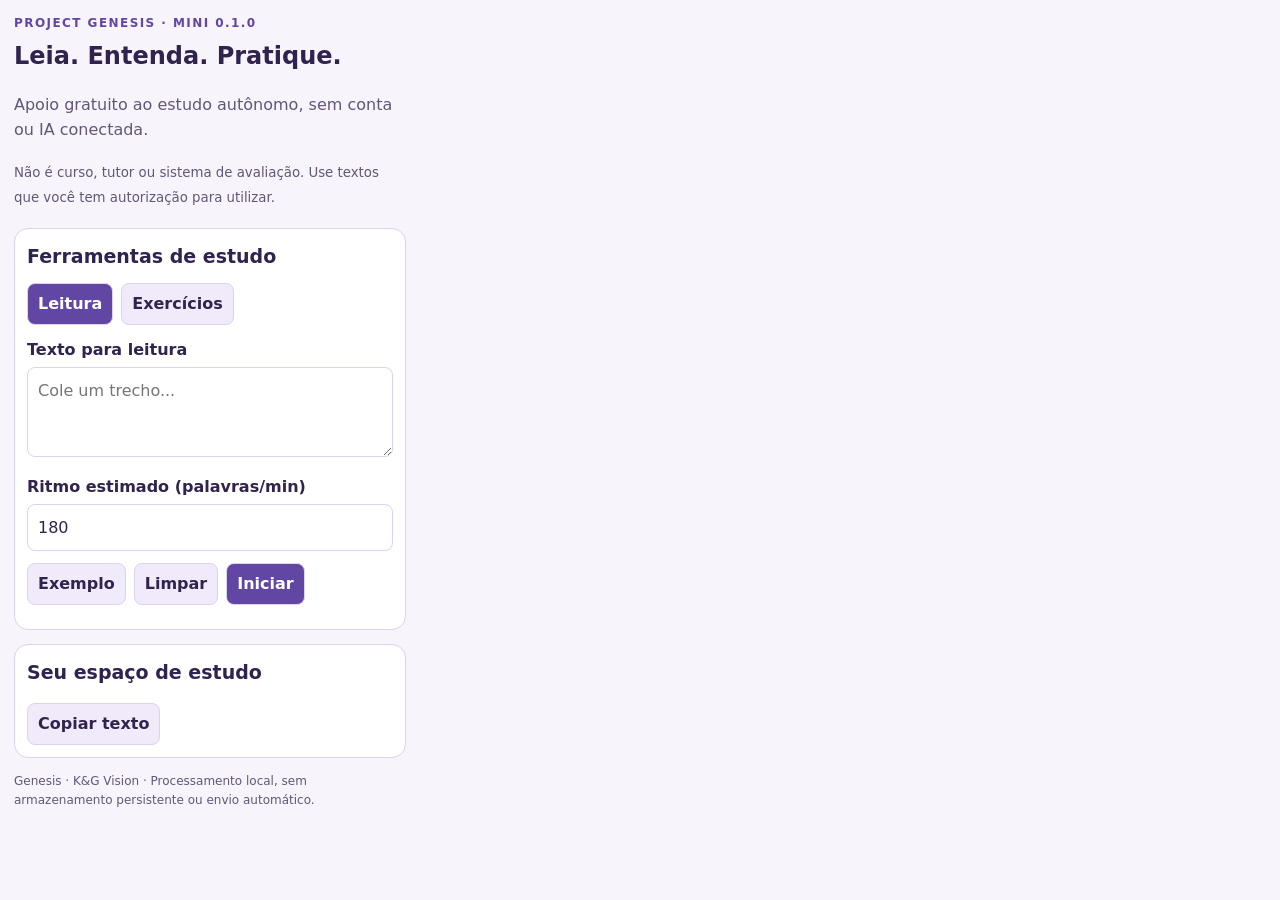
<file: extension/popup.html>
<!doctype html><html lang="pt-BR"><head><meta charset="utf-8"><meta name="viewport" content="width=device-width,initial-scale=1"><title>Genesis Mini — K&amp;G Vision</title><link rel="stylesheet" href="style.css"></head><body class="popup"><main><header><div class="eyebrow">PROJECT GENESIS · MINI 0.1.0</div><h1>Leia. Entenda. Pratique.</h1><p>Apoio gratuito ao estudo autônomo, sem conta ou IA conectada.</p><small>Não é curso, tutor ou sistema de avaliação. Use textos que você tem autorização para utilizar.</small></header><section class="panel"><h2>Ferramentas de estudo</h2><div class="buttons"><button data-mode="reading" aria-pressed="true">Leitura</button><button data-mode="exercise" aria-pressed="false">Exercícios</button></div><div id="reading-fields"><label for="reading">Texto para leitura</label><textarea id="reading" maxlength="20000" placeholder="Cole um trecho..."></textarea><label for="speed">Ritmo estimado (palavras/min)</label><input id="speed" type="number" min="60" max="600" value="180"></div><div id="exercise-fields" hidden><label for="question">Enunciado</label><textarea id="question" maxlength="20000"></textarea><label for="attempt">Sua tentativa (opcional)</label><textarea id="attempt" maxlength="20000"></textarea></div><div id="number-fields" hidden><label for="answer">Sua resposta numérica</label><input id="answer" inputmode="decimal"><label for="expected">Resposta de referência (informada por você)</label><input id="expected" inputmode="decimal"><label for="tolerance">Tolerância absoluta</label><input id="tolerance" inputmode="decimal" value="0"></div><div class="buttons"><button id="sample">Exemplo</button><button id="clear">Limpar</button><button id="run" class="primary">Iniciar</button></div></section><section class="panel"><h2>Seu espaço de estudo</h2><p id="summary" role="status" aria-live="polite"></p><ol id="steps"></ol><div id="reader" class="buttons" hidden><button id="previous">Anterior</button><span id="position"></span><button id="next">Próximo</button></div><div id="result" tabindex="0"></div><button id="copy">Copiar texto</button></section><footer>Genesis · K&amp;G Vision · Processamento local, sem armazenamento persistente ou envio automático.</footer></main><script src="core.js"></script><script src="ui.js"></script></body></html>
</file>
<file: journey/style.css>
:root{color-scheme:dark;--bg:#181223;--panel:#251b36;--line:#6b548b;--text:#f5f2fa;--muted:#d1c4e9;--accent:#c5a5ff;--gold:#d4b878}*{box-sizing:border-box}body{margin:0;background:var(--bg);color:var(--text);font:16px/1.55 system-ui,sans-serif}a{color:var(--accent);text-underline-offset:3px}a:focus-visible,button:focus-visible,input:focus-visible,select:focus-visible,summary:focus-visible{outline:3px solid var(--gold);outline-offset:3px}.wrap{width:min(1100px,calc(100% - 32px));margin:auto}.skip{position:absolute;left:-9999px}.skip:focus{left:12px;top:12px;background:var(--bg);padding:10px;z-index:9}header{background:#30234d;border-bottom:1px solid var(--line)}.eco{display:flex;gap:16px;flex-wrap:wrap;justify-content:center;padding:8px 12px;background:#241a3a;font-size:.82rem}.header,.brand,.header nav,.actions,.controls{display:flex;gap:12px;align-items:center;flex-wrap:wrap}.header{justify-content:space-between;padding:14px 0}.brand{text-decoration:none;font-weight:800;letter-spacing:.06em;color:var(--text)}small,.muted{color:var(--muted)}small{display:block;font-weight:400}.hero{padding:34px 0 10px}.eyebrow{color:var(--gold);letter-spacing:.1em;font-weight:700;font-size:.78rem}h1{font-size:clamp(2rem,5vw,3.6rem);line-height:1.1;margin:0 0 12px}h2{font-size:1.4rem;margin:0 0 12px}h3{font-size:1rem;margin:0 0 8px}p{margin:0 0 12px}.panel{padding:20px;margin:16px 0;background:var(--panel);border:1px solid var(--line);border-radius:14px}.stats{display:grid;grid-template-columns:repeat(auto-fit,minmax(130px,1fr));gap:10px;margin:16px 0}.stats>div{background:#1c152a;border:1px solid var(--line);border-radius:10px;padding:12px}.stats strong{display:block;font-size:1.6rem;color:var(--accent);overflow-wrap:anywhere}.stats span{font-size:.85rem;color:var(--muted)}progress{width:100%;height:16px;accent-color:var(--accent)}button,input,select{font:inherit;color:var(--text);background:#1c152a;border:1px solid var(--line);border-radius:8px;padding:8px;max-width:100%}button{cursor:pointer}button[aria-pressed=true]{color:#241a3a;background:var(--gold)}.danger{border-color:#e4a6b9}label>span{display:block;color:var(--muted);font-size:.84rem;margin-bottom:4px}.controls label{flex:1;min-width:140px}.controls input,.controls select{width:100%}.group{border-top:1px solid var(--line);padding:10px 0}.group summary{cursor:pointer;color:var(--accent);font-weight:700}.unit{display:grid;grid-template-columns:minmax(180px,1fr) minmax(140px,190px) minmax(80px,115px);gap:10px;align-items:center;border-bottom:1px solid #49395f;padding:12px 0}.unit a{font-size:.82rem}.unit input,.unit select{width:100%}.projects{display:grid;grid-template-columns:repeat(auto-fit,minmax(240px,1fr));gap:12px}.project{padding:12px;border:1px solid var(--line);border-radius:10px;background:#1c152a;overflow-wrap:anywhere}.project input{accent-color:var(--accent)}footer{padding:20px 0 36px;color:var(--muted)}#storage{margin-top:12px;min-height:1.5em}@media(max-width:620px){.unit{grid-template-columns:1fr 1fr}.unit>div:first-child{grid-column:1/-1}.panel{padding:14px}.projects{grid-template-columns:1fr}.stats{grid-template-columns:repeat(2,minmax(0,1fr))}.stats strong{font-size:1.35rem}}
.ledger-row{display:flex;align-items:flex-start;justify-content:space-between;gap:12px;border-bottom:1px solid var(--line);padding:10px 0;overflow-wrap:anywhere}.ledger-row>div{min-width:0;flex:1}.ledger-row p{margin:4px 0}.panel form{margin-bottom:12px}.panel form .controls{margin-bottom:10px}.panel form label{min-width:min(180px,100%)}button:disabled{cursor:not-allowed;opacity:.6}.ledger-row label{display:block}#journal-status,#evidence-status{min-height:1.5em}input[type=checkbox]{accent-color:var(--accent)}@media(max-width:420px){.unit{grid-template-columns:1fr}.unit>div:first-child{grid-column:auto}.ledger-row{flex-wrap:wrap}.controls label{min-width:100%}}

/* Fix observed horizontal overflow at narrow viewports without hiding content. */
.panel,.stats>div,.project,.unit>div,.controls label,.header>*{min-width:0;overflow-wrap:anywhere}.controls input,.controls select,.file input{min-width:0;width:100%;max-width:100%}.file{min-width:0;max-width:100%}.controls label{flex-basis:180px}.group summary{overflow-wrap:anywhere}.ledger-row button{flex-shrink:0}#goal-status,#review-status{min-height:1.5em}@media(max-width:620px){.projects{grid-template-columns:minmax(0,1fr)}.controls label,.panel form label{flex:1 1 100%;min-width:0;max-width:100%}.actions>*{max-width:100%;min-width:0}.header nav{min-width:0}.unit{grid-template-columns:minmax(0,1fr)}.unit>div:first-child{grid-column:auto}.file input{width:100%}}

#diag-questions fieldset{min-width:0;margin:12px 0;padding:12px;border:1px solid var(--line);border-radius:8px}#diag-questions legend{max-width:100%;overflow-wrap:anywhere;font-weight:700}#diag-questions label{display:block;margin:8px 0;overflow-wrap:anywhere}#diag-questions input{accent-color:var(--accent)}#diag-feedback p{overflow-wrap:anywhere}#diag-unit{display:block;width:100%;max-width:100%}#diag-status{min-height:1.5em}
</file>
<file: extension/style.css>
:root{color-scheme:light;--bg:#f7f4fc;--ink:#30234d;--muted:#625775;--line:#dcd2ee;--accent:#6246a4;--panel:#fff}*{box-sizing:border-box}body{margin:0;background:var(--bg);color:var(--ink);font:16px/1.6 system-ui,sans-serif}main{max-width:880px;margin:auto;padding:24px}h1{font-size:clamp(25px,4vw,38px);margin:4px 0}h2{font-size:19px;margin:0 0 12px}p,small,footer{color:var(--muted)}a{color:var(--accent)}.eyebrow{font-size:12px;color:var(--accent);font-weight:700;letter-spacing:.12em}.nav,.buttons{display:flex;gap:8px;flex-wrap:wrap;margin:12px 0}.nav{font-size:13px}header{margin-bottom:18px}.panel{border:1px solid var(--line);background:var(--panel);border-radius:14px;padding:18px;margin:14px 0}label{display:block;font-weight:600;margin:10px 0 4px}textarea,input:not([type=checkbox]){width:100%;font:inherit;border:1px solid var(--line);border-radius:8px;padding:10px;background:#fff;color:var(--ink)}textarea{min-height:110px;resize:vertical}button{font:inherit;font-weight:600;background:#f0eafa;color:var(--ink);border:1px solid var(--line);border-radius:8px;padding:9px 13px;cursor:pointer}button[aria-pressed=true],.primary{background:var(--accent);color:#fff}button:disabled{opacity:.5;cursor:default}button:focus-visible,a:focus-visible,input:focus-visible,textarea:focus-visible{outline:3px solid #9176d0;outline-offset:3px}#result{white-space:pre-wrap;overflow-wrap:anywhere;line-height:1.85;font-size:17px}#summary{font-weight:600;color:var(--ink)}#steps{padding-left:19px}#steps label{font-weight:400}footer{font-size:12px}.popup{min-width:340px;max-width:420px}.popup main{padding:14px}.popup .panel{padding:12px}.popup h1{font-size:24px}.popup textarea{min-height:90px}.popup #result{font-size:15px}.popup button{padding:7px 10px}[hidden]{display:none!important}
</file>
